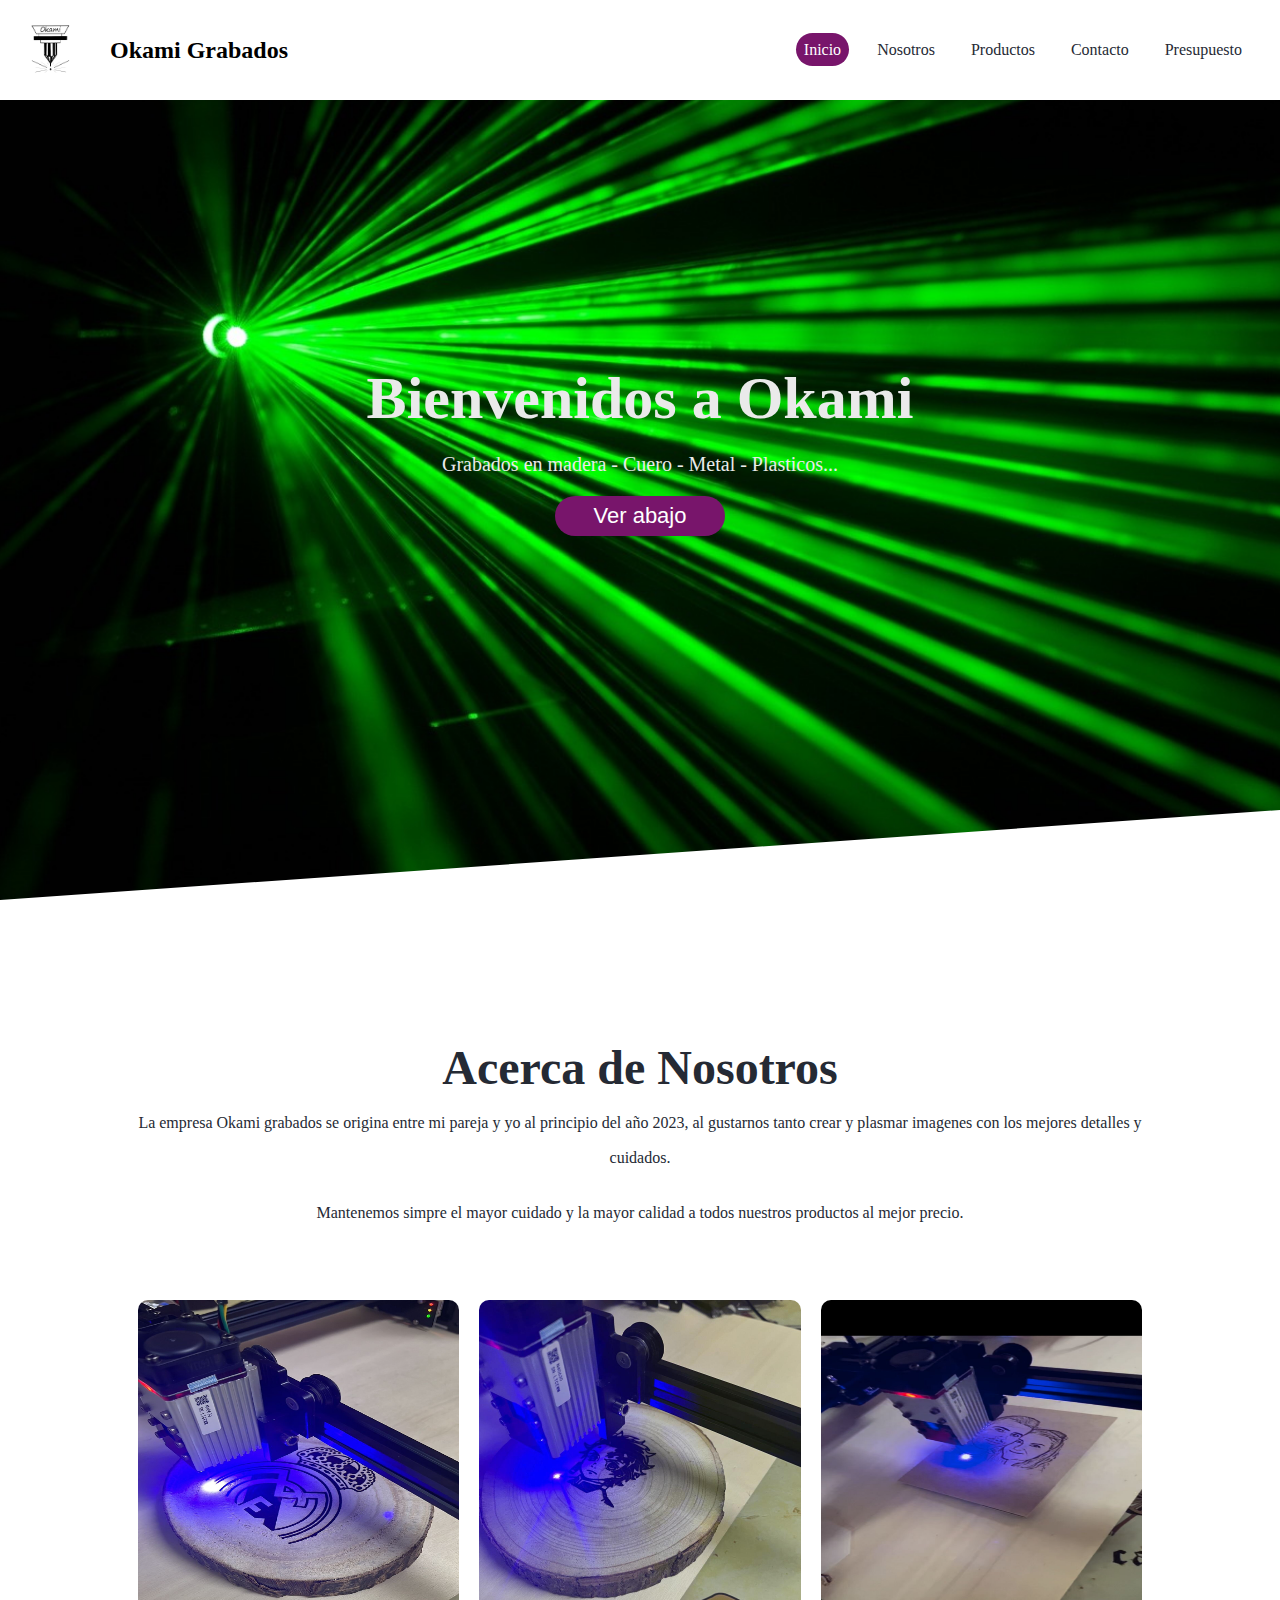
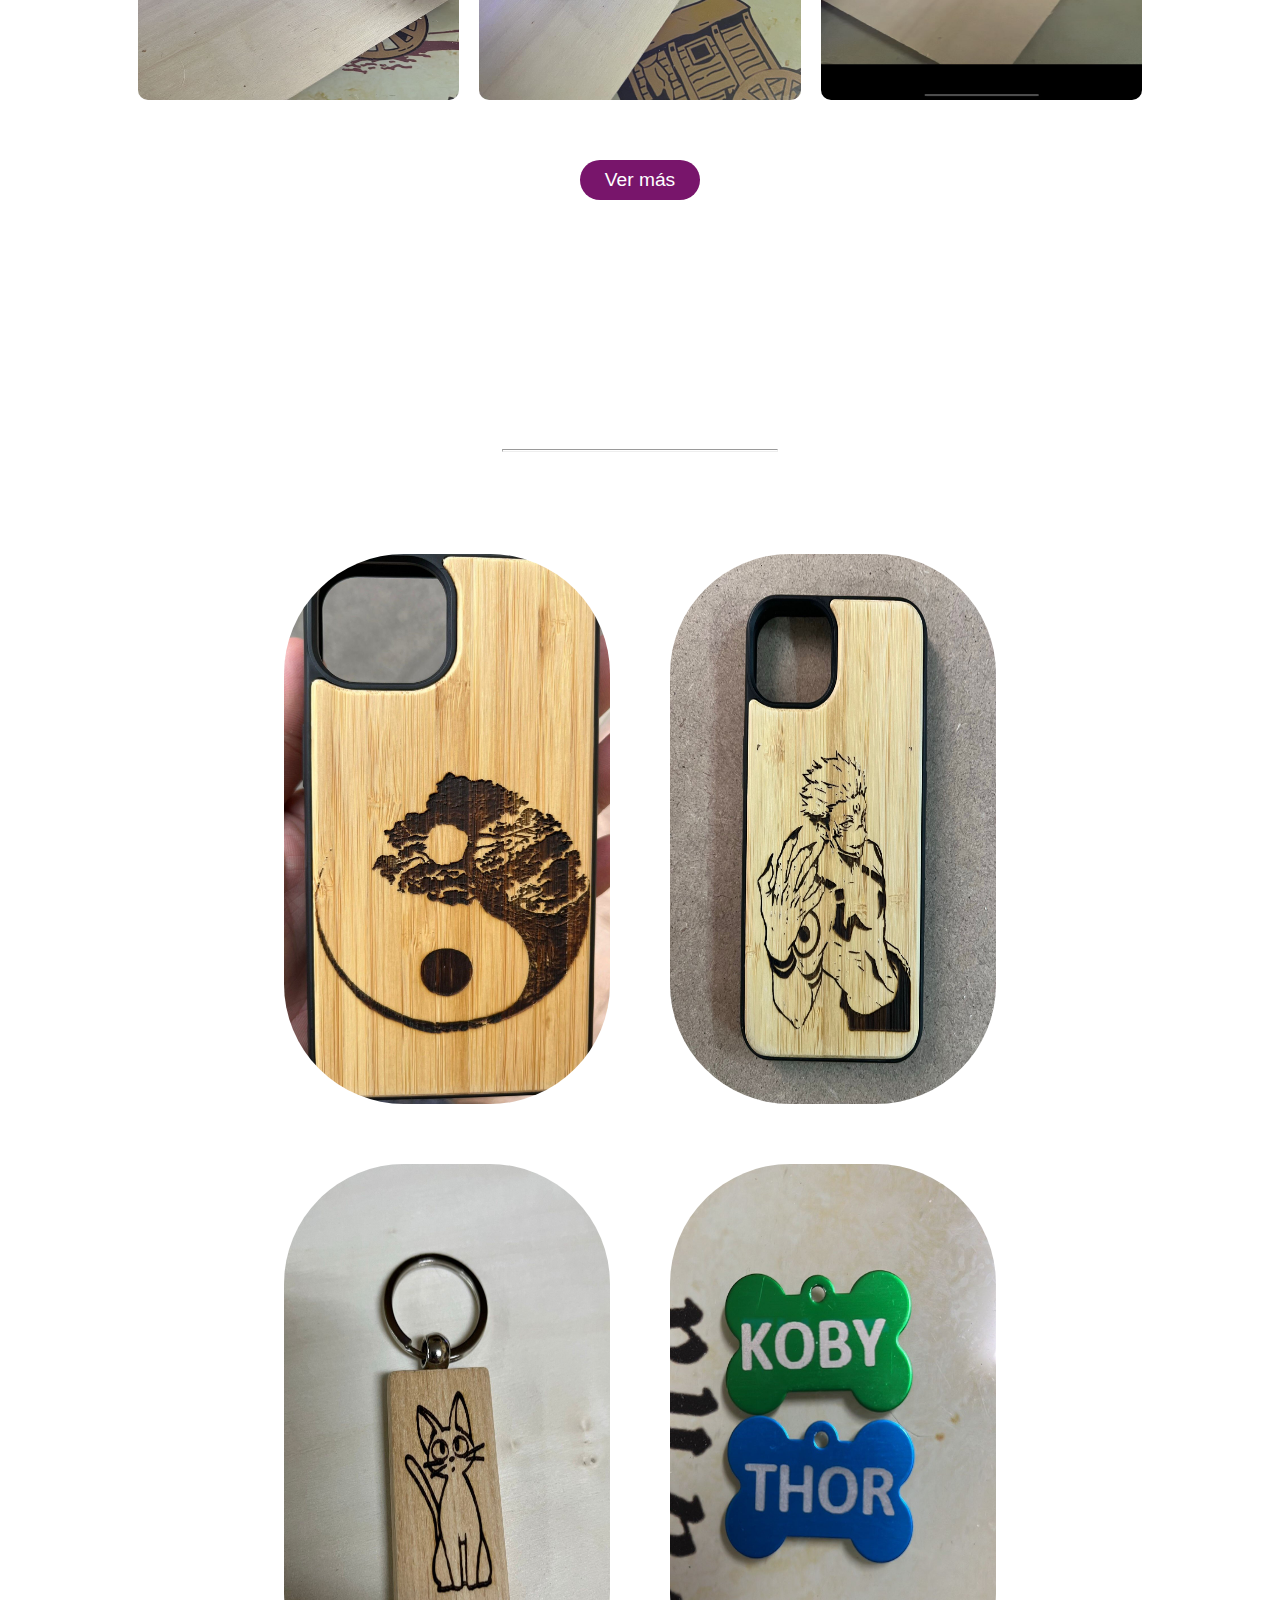
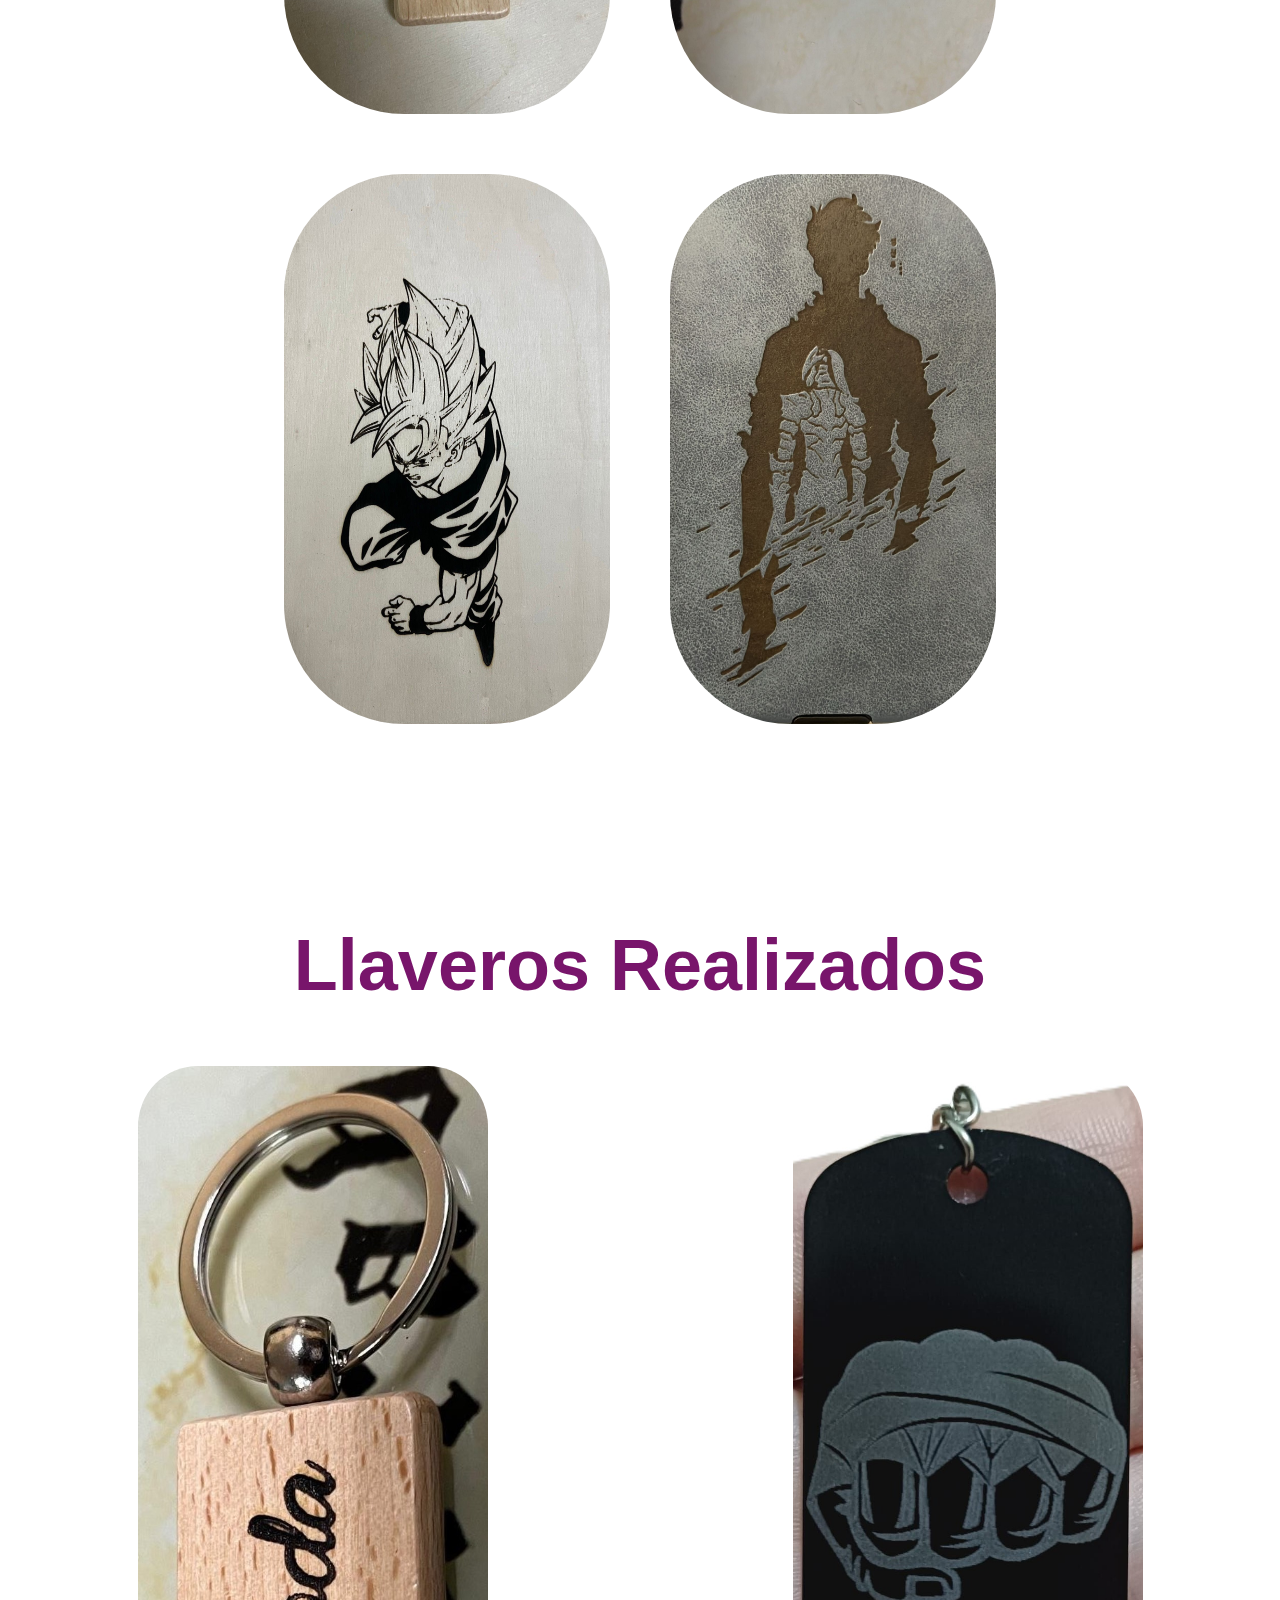
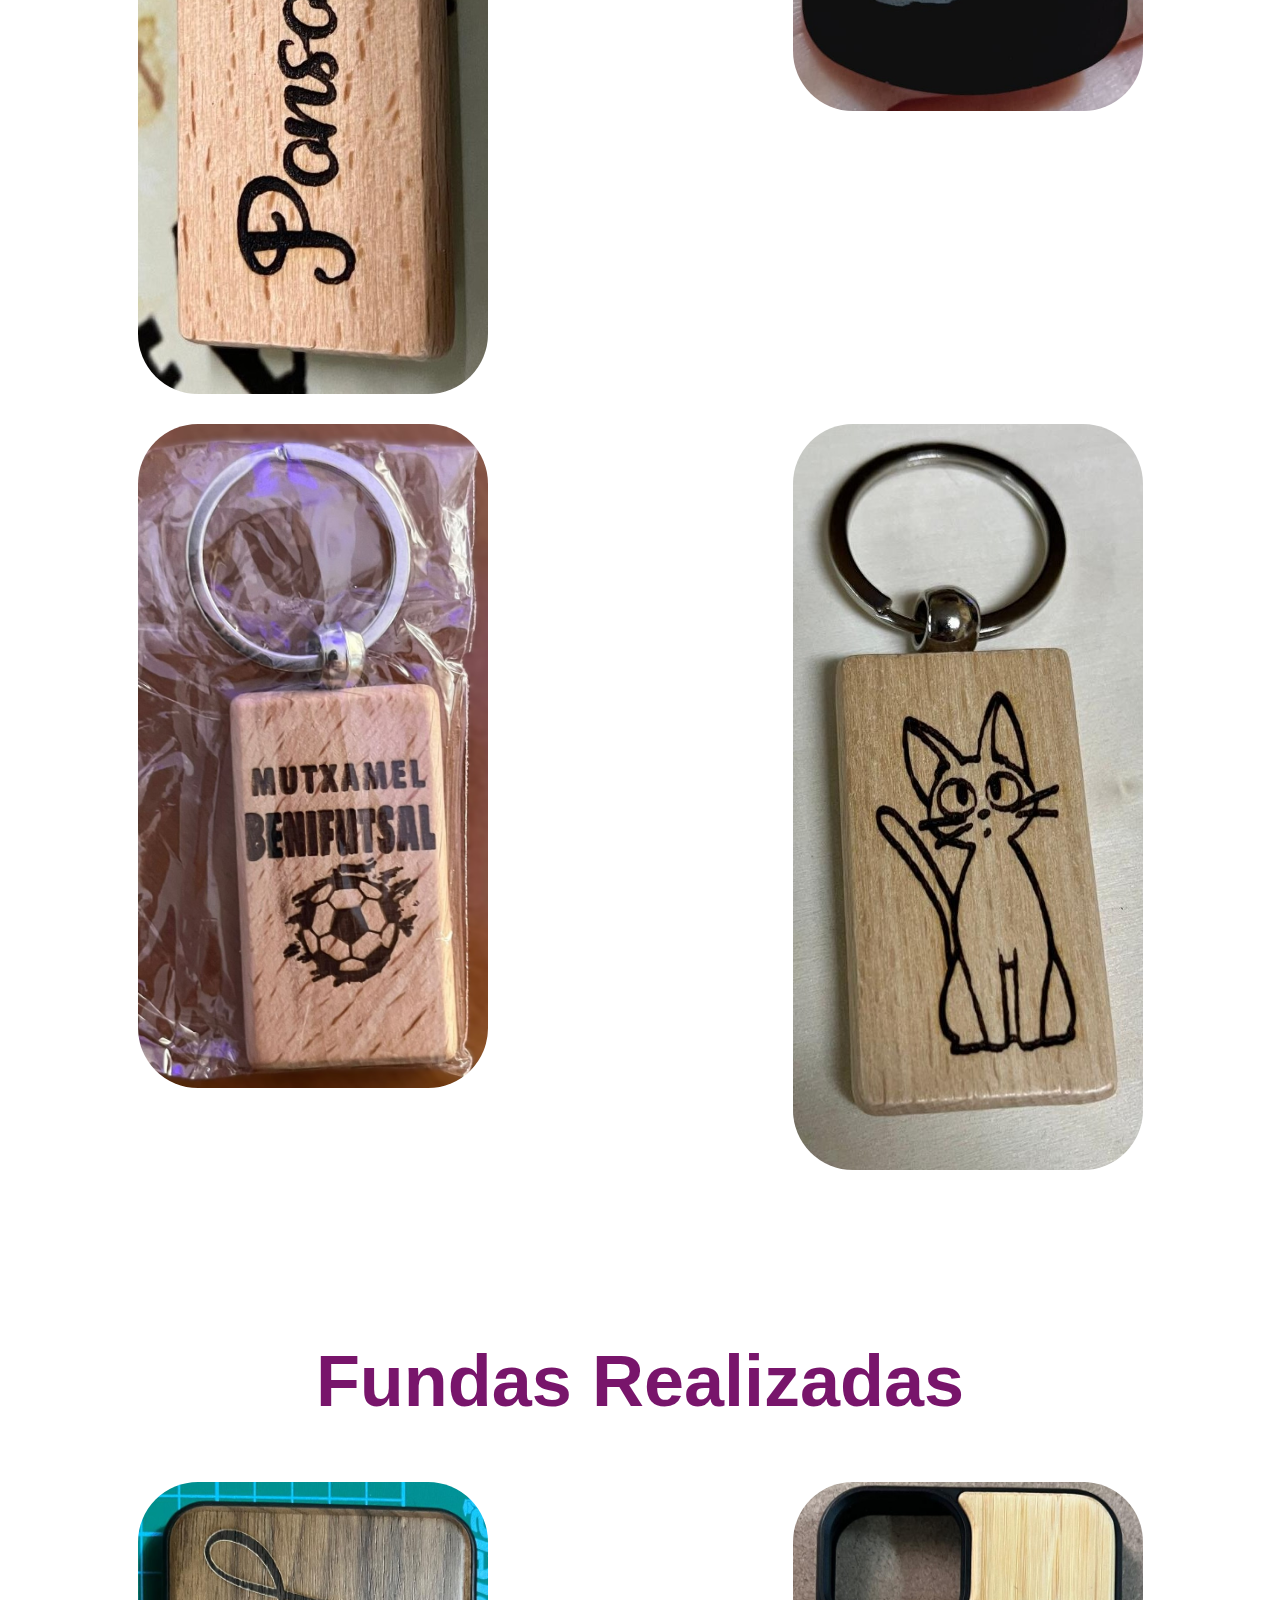
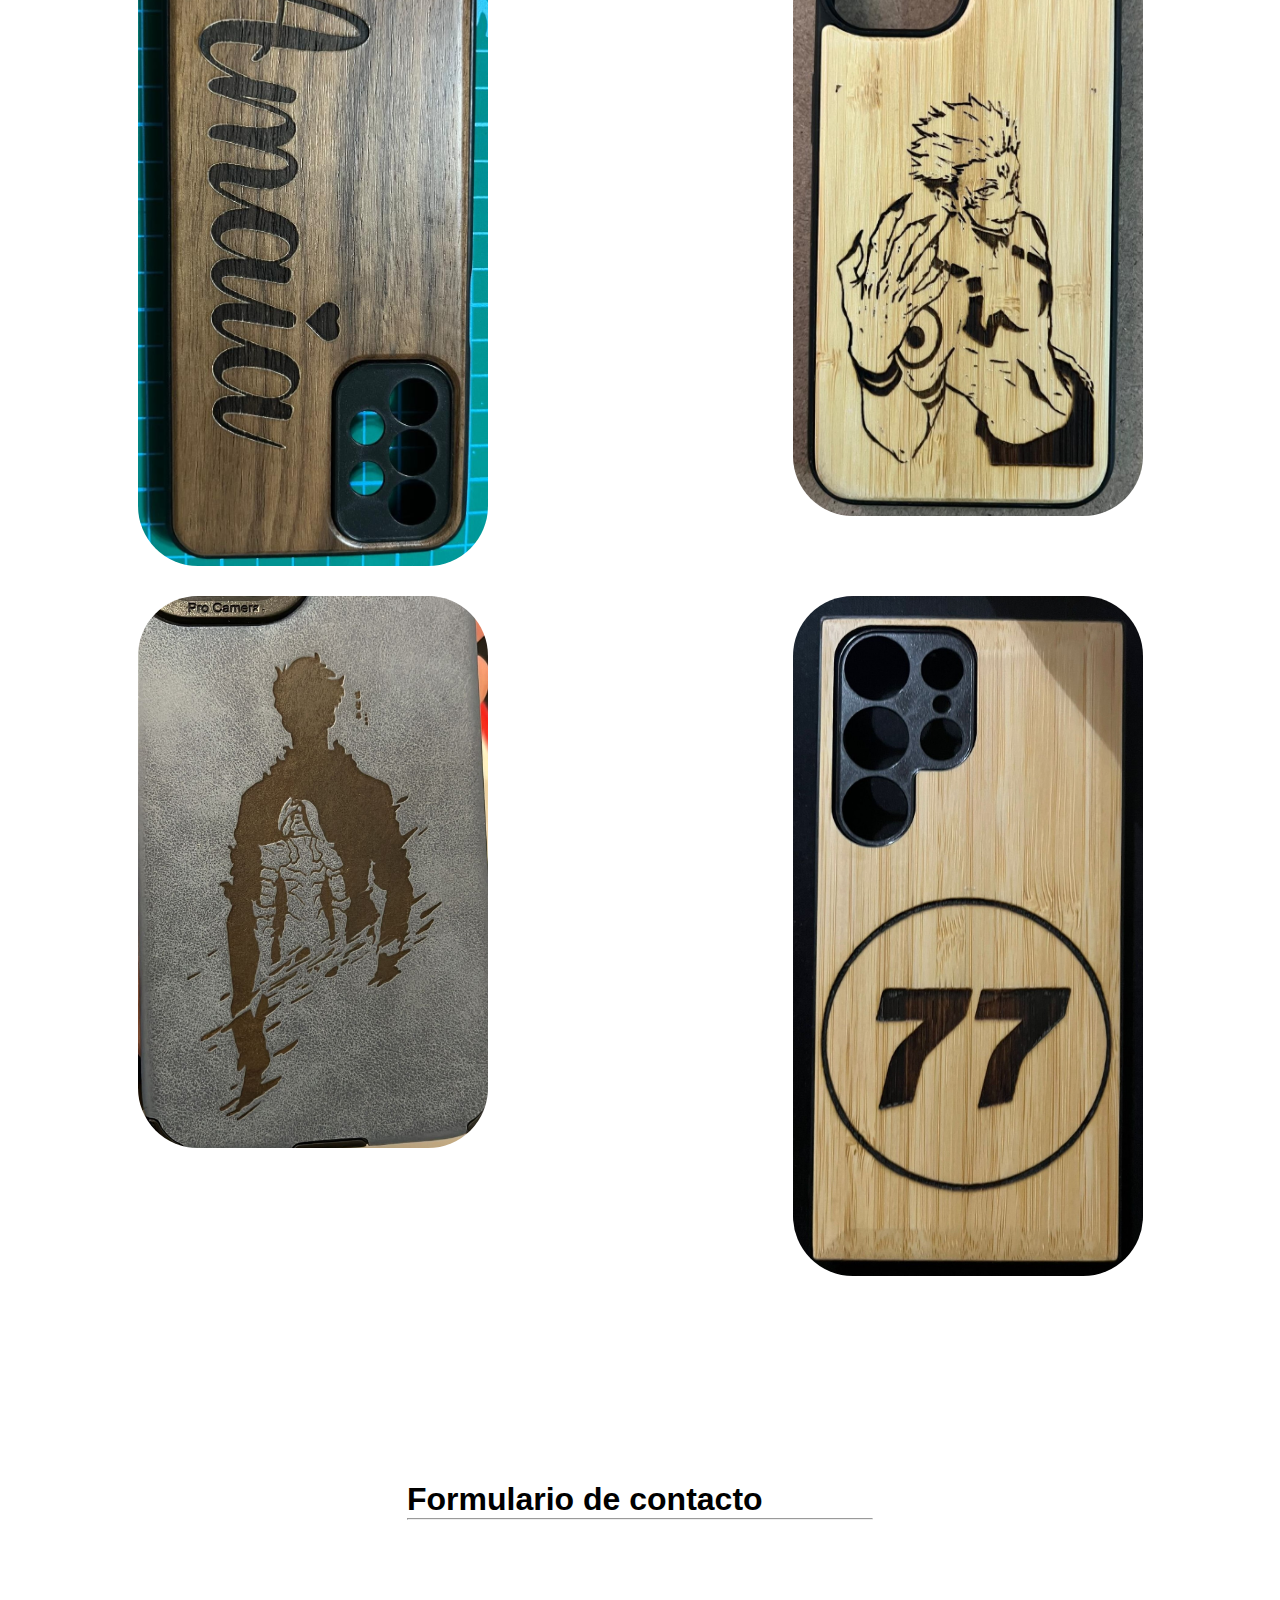
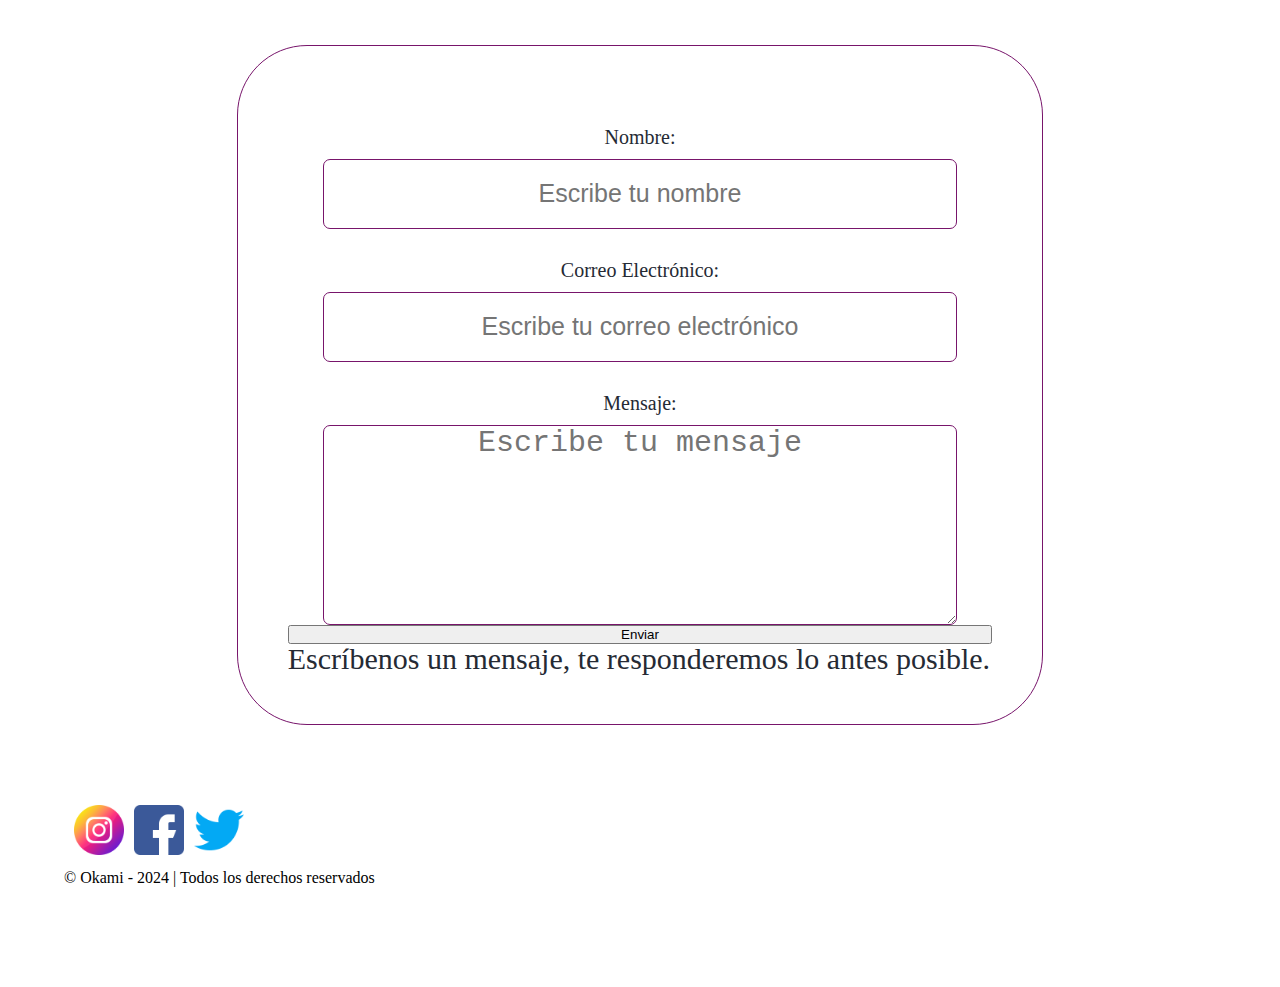
<file: index.html>
<!DOCTYPE html>
<html lang="es">
<head>
    <meta charset="UTF-8">
    <meta http-equiv="X-UA-Compatible" content="IE=edge">
    <meta name="viewport" content="width=device-width, initial-scale=1.0">
    <title> Okami - grabados laser </title>
    <link rel="imagenes" href="imagenes/logotipo.ico">
    <link rel="stylesheet" href="./css/estilos.css">
    <link rel="stylesheet" href="https://cdnjs.cloudflare.com/ajax/libs/font-awesome/6.5.1/css/all.min.css">
    <link rel="icon" href="./imagenes/logotipo.jpg" type="image/jpg">
</head>
<body>
    <header id="inicio">
    <nav class="menu">
     <div class="container">
        <div class="logo"></div>
        <h2>Okami Grabados</h2>
    </div>
            <div class="lista-conten">
                <ul class="lista">
                    <li><a href="#incio" class="activo">Inicio</a></li>
                    <li><a href="viwer/nosotros.html">Nosotros</a></li>
                    <li><a href="viwer/productos.html">Productos</a></li>
                    <li><a href="viwer/contacto.html">Contacto</a></li>
                    <li><a href="viwer/presupuesto.html">Presupuesto</a></li>
                    
                </ul>
            </div>
        </nav>
        <div class="imagenes-header">
            <div class="bienvenido">
                <h1>Bienvenidos a Okami</h1>
                <p>Grabados en madera - Cuero - Metal - Plasticos...</p>
                <button>Ver abajo</button>
            </div>

        </div>
        <div class="bisel-abajo"></div>
   </header>

    <main>
    <section class="nosotros" id="nosotros">
        <div class="n-container">
            <h2>Acerca de Nosotros</h2>
            <p>La empresa Okami grabados se origina entre mi pareja y yo al principio del año 2023, al gustarnos tanto crear y plasmar imagenes con los mejores detalles y cuidados.</p>
            <p>Mantenemos simpre el mayor cuidado y la mayor calidad a todos nuestros productos al mejor precio.</p>
            <div class="n-galeria">
                <img src="./imagenes/inicio-1.jpg" alt="" width="1152" height="2048">
                <img src="./imagenes/inicio-2.jpg" alt="" width="1200" height="1600">
                <img src="./imagenes/inicio-3.jpg" alt="" width="946" height="2048">    
            </div>          
            <button class="n-boton">Ver más</button>
        </div>
    </section>
    <section class="proyectos" id="proyectos">
        <div class="bisel-arriba"></div>
        <div class="derg-back"></div>
        <div class="ejez">
            <div class="p-container">
                <div class="p-title">
                    <h2>Nuestros proyectos</h2>
                    <hr>
                </div>
                <div class="p-galeria">
                    <img src="./imagenes/trabajo-2.jpg" alt="" width="1122" height="2041">
                    <img src="./imagenes/trabajo-4.jpg" alt="" width="1563" height="2048">
                    <img src="./imagenes/trabajo-5.jpg" alt="" width="1287" height="1708">
                    <img src="./imagenes/trabajo-6.jpg" alt="" width="1152" height="1697">
                    <img src="./imagenes/trabajo-7.jpg" alt="" width="1303" height="2048">
                    <img src="./imagenes/trabajo-8.jpg" alt="" width="1251" height="2048">
                </div>
            
                <div class="bisel-abajo"></div>
            </div>
        </div>
    </section>
    <section class="llavero" id="llavero">
        <div class="llaveros" id="llaveros">
            <div class="v-title">
                <h2>Llaveros Realizados</h2>
            </div>
            <div class="l-galeria">
                <img src="./imagenes/llaveros/llaveros1.jpg" alt="" width="1326" height="500">
                <img src="./imagenes/llaveros/llaveros2.jpg" alt="" width="688" height="1267">
                <img src="./imagenes/llaveros/llaveros3.jpg" alt="" width="799" height="1516">
                <img src="./imagenes/llaveros/llaveros4.jpg" alt="" width="471" height="1003">
            </div>
        </div>
    </section>
    <section class="funda" id="funda">
        <div class="fundas" id="fundas">
            <div class="f-title">
                <h2>Fundas Realizadas</h2>
            </div>
            <div class="f-galeria">
                <img src="./imagenes/llaveros/fundasmovil1.jpg" alt="" >
                <img src="./imagenes/llaveros/fundasmovil2.jpg" alt="" >
                <img src="./imagenes/llaveros/fundasmovil3.jpg" alt="" >
                <img src="./imagenes/llaveros/fundasmovil4.jpg" alt="" >
            </div>
        </div>
    </section>

    </main>
    <footer class="footer" id="contacto">
    <div class="degr-formu"></div>
    <div class="ejez">
        <div class="f-container">
        <div class="f-title">
                <h1>Formulario de contacto</h1>
                <hr>
        </div>
            <div class="formulario">
                <form id="formulario">
                   
                        <label for="nombre">Nombre:</label>
                        <input type="text" id="nombre" name="nombre" placeholder="Escribe tu nombre" pattern="[A-Za-zÁÉÍÓÚáéíóúñÑ\s]+" title="Ingrese un nombre válido (solo letras y espacios)" required>
                    
                        <label for="correo">Correo Electrónico:</label>
                        <input type="email" id="correo" name="correo" placeholder="Escribe tu correo electrónico" pattern="[a-zA-Z0-9._%+-]+@[a-zA-Z0-9.-]+\.[a-zA-Z]{2,}$" title="Ingrese un correo electrónico válido" required>
                    
                        <label for="mensaje">Mensaje:</label>
                        <textarea id="mensaje" name="mensaje" placeholder="Escribe tu mensaje"></textarea>
                    
                        <button type="submit">Enviar</button>
                        <p>Escríbenos un mensaje, te responderemos lo antes posible.</p>
                </form>
        </div>
            <div class="redes-sociales">
                <a href="https://www.instagram.com/okami.laser/" target="_blank"><img src="./imagenes/redes-sociales/instagram.png" alt="Instagram"></a>
                <a href="https://www.facebook.com/tu_cuenta_de_facebook" target="_blank"><img src="./imagenes/redes-sociales/facebook.png" alt="Facebook"></a>
                <a href="https://twitter.com/tu_cuenta_de_twitter" target="_blank"><img src="./imagenes/redes-sociales/gorjeo.png" alt="Twitter"></a>
            </div>
             <div>
                <p>&copy; Okami - 2024 | Todos los derechos reservados </p>
            </div>
        </div>
     </div>   
    </footer> 
   
</body>
</html>
</file>
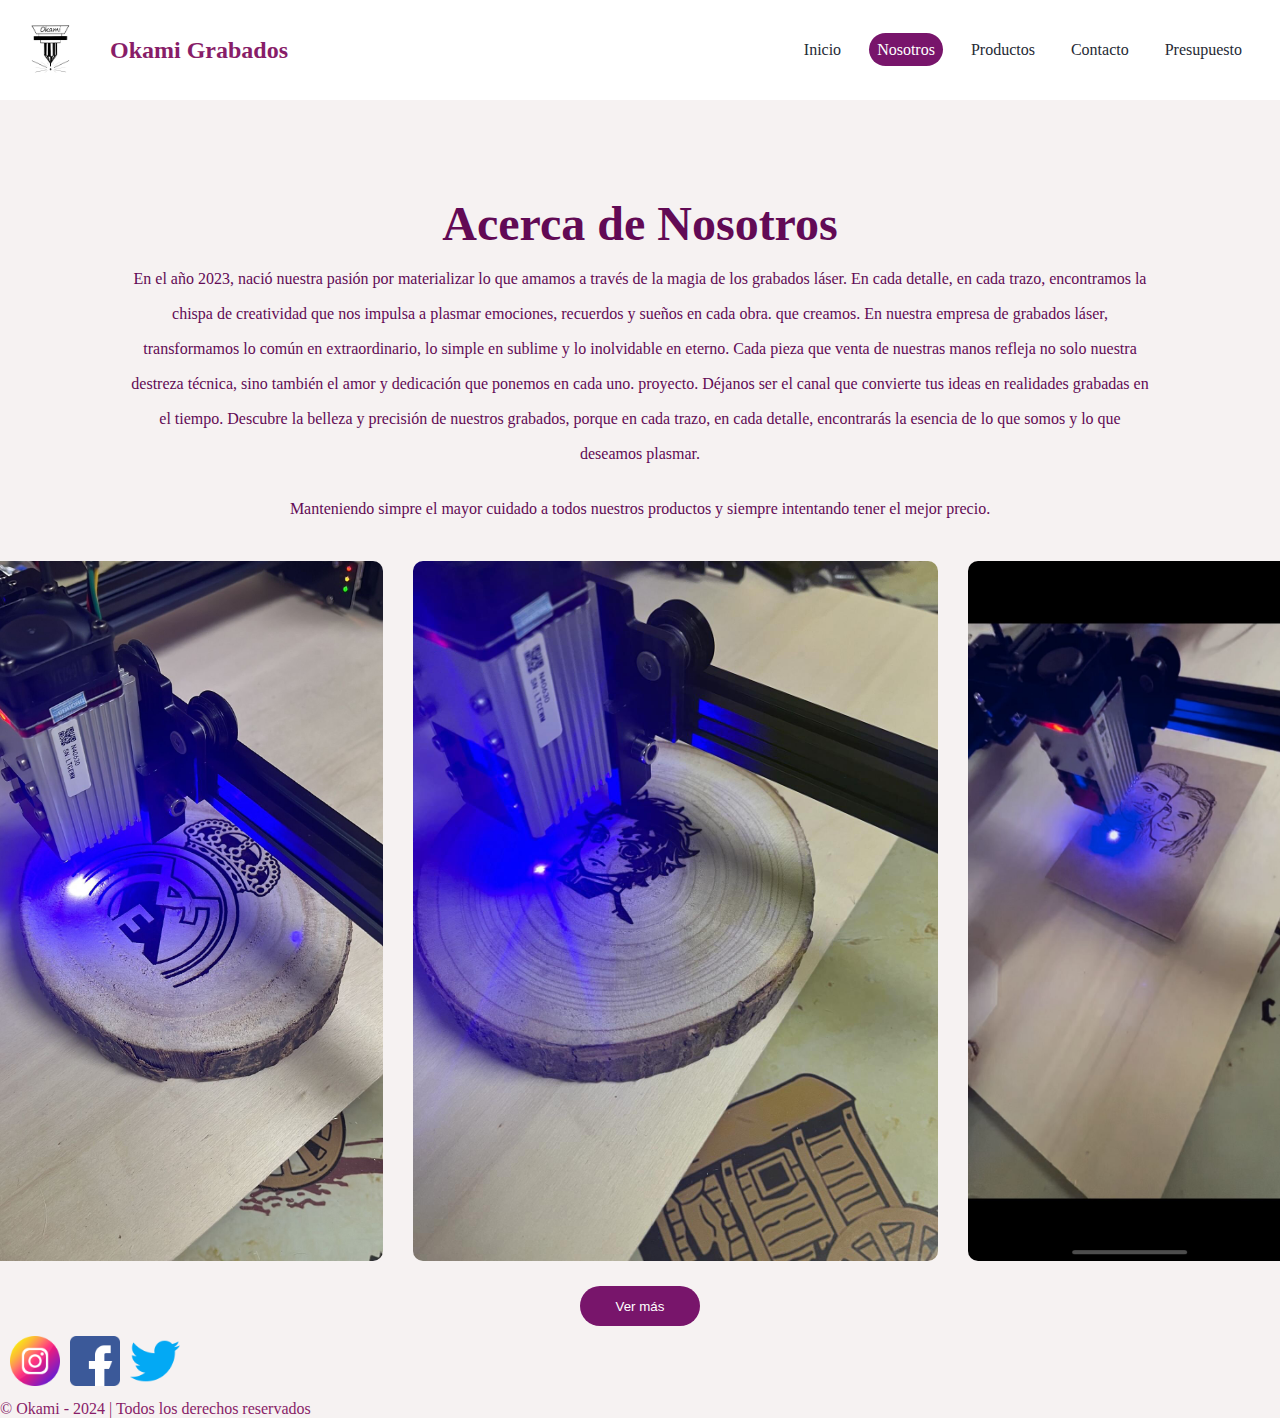
<file: viwer/nosotros.html>
<!DOCTYPE html>
<html lang="en">
<head>
    <meta charset="UTF-8">
    <meta name="viewport" content="width=device-width, initial-scale=1.0">
    <title>Document</title>
    <link rel="stylesheet" href="../css/nosotros.css">
    <link rel="icon" href="../imagenes/logotipo.jpg" type="image/jpg">
</head>
<body>
    <header id="inicio"></header>
    <nav class="menu">
        <div class="container">
            <div class="logo"></div>
                <h2>Okami Grabados</h2>
        </div>
        <div class="lista-conten">
            <ul class="lista">
                <li><a href="../index.html">Inicio</a></li>
                    <li><a href="nosotros.html" class="activo">Nosotros</a></li>
                    <li><a href="productos.html">Productos</a></li>
                    <li><a href="contacto.html">Contacto</a></li>
                    <li><a href="presupuesto.html">Presupuesto</a></li>
            </ul>
        </div>
    </nav>
    <div class="imagenes-header">
        <div class="bienvenido">
            <h1>Bienvenidos a Okami</h1>
            <button>Ver abajo</button>
        </div>

    </div>
    <div class="bisel-abajo"></div>
        <header id="#nnosotros">

        </header>
        <section class="nnosotros" id="nnosotros">
            <div class="nn-container">
                <h2>Acerca de Nosotros</h2>
                <p>En el año 2023, nació nuestra pasión por materializar lo que amamos a través de la magia de los grabados láser. En cada detalle, en cada trazo, encontramos la chispa de creatividad que nos impulsa a plasmar emociones, recuerdos y sueños en cada obra. que creamos. En nuestra empresa de grabados láser, transformamos lo común en extraordinario, lo simple en sublime y lo inolvidable en eterno. Cada pieza que venta de nuestras manos refleja no solo nuestra destreza técnica, sino también el amor y dedicación que ponemos en cada uno. proyecto. Déjanos ser el canal que convierte tus ideas en realidades grabadas en el tiempo. Descubre la belleza y precisión de nuestros grabados, porque en cada trazo, en cada detalle, encontrarás la esencia de lo que somos y lo que deseamos plasmar.</p>
                <p>Manteniendo simpre el mayor cuidado a todos nuestros productos y siempre intentando tener el mejor precio.</p>
                <div class="nn-galeria">
                    <img src="../imagenes/inicio-1.jpg" alt="" width="1152" height="2048">
                    <img src="../imagenes/inicio-2.jpg" alt="" width="1200" height="1600">
                    <img src="../imagenes/inicio-3.jpg" alt=""  width="946" height="2048">    
                </div>          
                <button class="n-boton">Ver más</button>
            </div>
            </section>
            <div class="redes-sociales">
                <a href="https://www.instagram.com/okami.laser/" target="_blank"><img src="../imagenes/redes-sociales/instagram.png" alt="Instagram"></a>
                <a href="https://www.facebook.com/tu_cuenta_de_facebook" target="_blank"><img src="../imagenes/redes-sociales/facebook.png" alt="Facebook"></a>
                <a href="https://twitter.com/tu_cuenta_de_twitter" target="_blank"><img src="../imagenes/redes-sociales/gorjeo.png" alt="Twitter"></a>
            </div>
            <p>&copy; Okami - 2024 | Todos los derechos reservados </p>
   
</body>
</html>
</file>
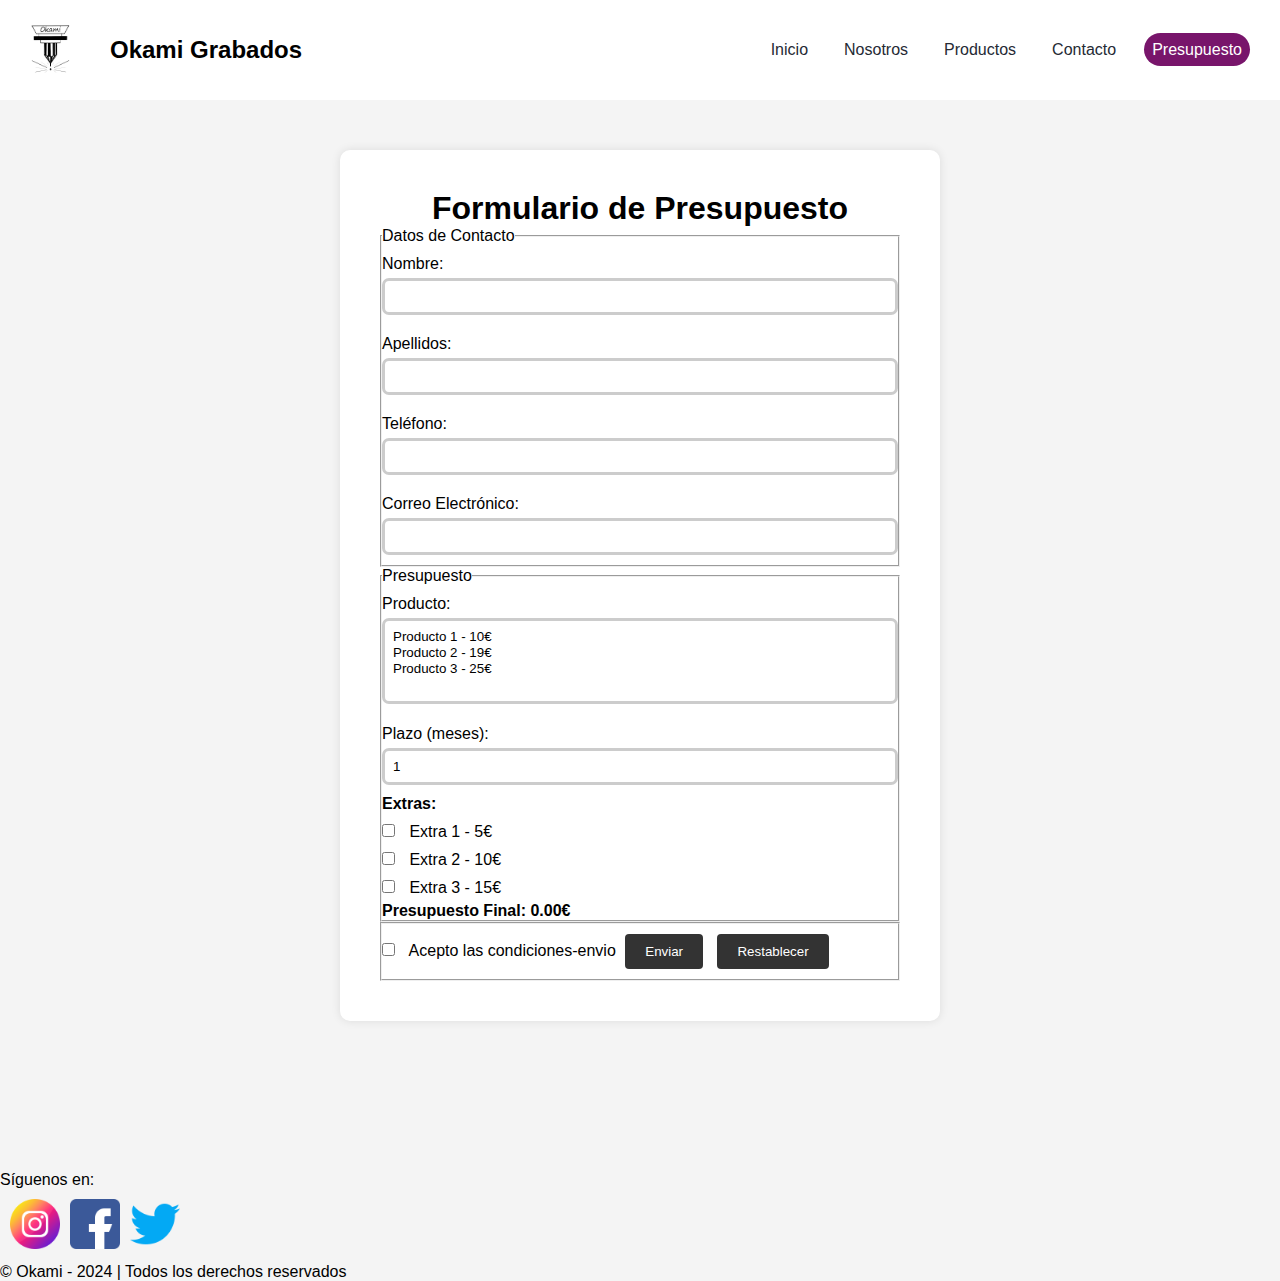
<file: viwer/presupuesto.html>
<!DOCTYPE html>
<html lang="es">
<head>
    <meta charset="UTF-8">
    <meta name="viewport" content="width=device-width, initial-scale=1.0">
    <title>Presupuesto - Okami Grabados</title>
    <link rel="stylesheet" href="../css/presupuesto.css">
    <link rel="icon" href="../imagenes/logotipo.jpg" type="image/jpg">
   
</head>
<body>
    <header id="inicio">
        <nav class="menu">
            <div class="container">
                <div class="logo"></div>
                <h2>Okami Grabados</h2>
            </div>
            <div class="lista-conten">
                <ul class="lista">
                    <li><a href="../index.html">Inicio</a></li>
                    <li><a href="nosotros.html">Nosotros</a></li>
                    <li><a href="productos.html">Productos</a></li>
                    <li><a href="contacto.html">Contacto</a></li>
                    <li><a href="presupuesto.html" class="activo">Presupuesto</a></li>
                </ul>
            </div>
        </nav>
    </header>

    <main>
        <section id="formulario-presupuesto">
            <h1>Formulario de Presupuesto</h1>
            <form id="formPresupuesto" name="formulario" method="POST" action="../javascript/presupuestos.js">
                <fieldset id="datos-contacto">
                    <legend>Datos de Contacto</legend>
                    <label for="nombre">Nombre:</label>
                    <input type="text" id="nombre" name="nombre" maxlength="15" required
                           pattern="[A-Za-zÁÉÍÓÚáéíóúñÑ\s]+" 
                           title="Ingrese un nombre válido (solo letras y espacios)">

                    <label for="apellidos">Apellidos:</label>
                    <input type="text" id="apellidos" name="apellidos" maxlength="40" required
                           pattern="[A-Za-zÁÉÍÓÚáéíóúñÑ\s]+" 
                           title="Ingrese apellidos válidos (solo letras y espacios)">

                    <label for="telefono">Teléfono:</label>
                    <input type="text" id="telefono" name="telefono" maxlength="9" required
                           pattern="\d{9}" 
                           title="Ingrese un teléfono válido (solo números y 9 dígitos)">

                    <label for="email">Correo Electrónico:</label>
                    <input type="email" id="email" name="email" required
                           pattern="[a-zA-Z0-9._%+-]+@[a-zA-Z0-9.-]+\.[a-zA-Z]{2,}$" 
                           title="Ingrese un correo electrónico válido">
                </fieldset>

                <fieldset id="presupuesto">
                    <legend>Presupuesto</legend>
                    <label for="producto">Producto:</label>
                    <select id="producto" multiple name="producto" required>
                    
                        <option value="10">Producto 1 - 10€</option>
                        <option value="19">Producto 2 - 19€</option>
                        <option value="25">Producto 3 - 25€</option>
                    
                    </select>

                    <label for="plazo">Plazo (meses):</label>
                    <input type="number" id="plazo" name="plazo" min="1" max="36" value="1" required>

                    <h4>Extras:</h4>
                    <label><input type="checkbox" name="extra" value="5"> Extra 1 - 5€</label>
                    <label><input type="checkbox" name="extra" value="10"> Extra 2 - 10€</label>
                    <label><input type="checkbox" name="extra" value="15"> Extra 3 - 15€</label>

                    <h4>Presupuesto Final: <span id="presupuestoFinal">0€</span></h4>
                </fieldset>

                <fieldset id="condiciones-envio">
                    <input type="checkbox" id="condiciones" name="condiciones" required> Acepto las condiciones-envio
                    <button type="submit">Enviar</button>
                    <button type="reset">Restablecer</button>
                </fieldset>
            </form>
        </section>
    </main>

    <footer>
        <p>Síguenos en:</p>
        <div class="social-icons">
            <!-- Iconos de redes sociales -->
        </div>
        <div class="redes-sociales">
            <a href="https://www.instagram.com/okami.laser/" target="_blank"><img src="../imagenes/redes-sociales/instagram.png" alt="Instagram"></a>
            <a href="https://www.facebook.com/tu_cuenta_de_facebook" target="_blank"><img src="../imagenes/redes-sociales/facebook.png" alt="Facebook"></a>
            <a href="https://twitter.com/tu_cuenta_de_twitter" target="_blank"><img src="../imagenes/redes-sociales/gorjeo.png" alt="Twitter"></a>
        </div>
        <div>
            <p>&copy; Okami - 2024 | Todos los derechos reservados </p>
        </div>
    </footer>
    <script src="../javascript/presupuestos.js"></script>


</body>
</html>
</file>
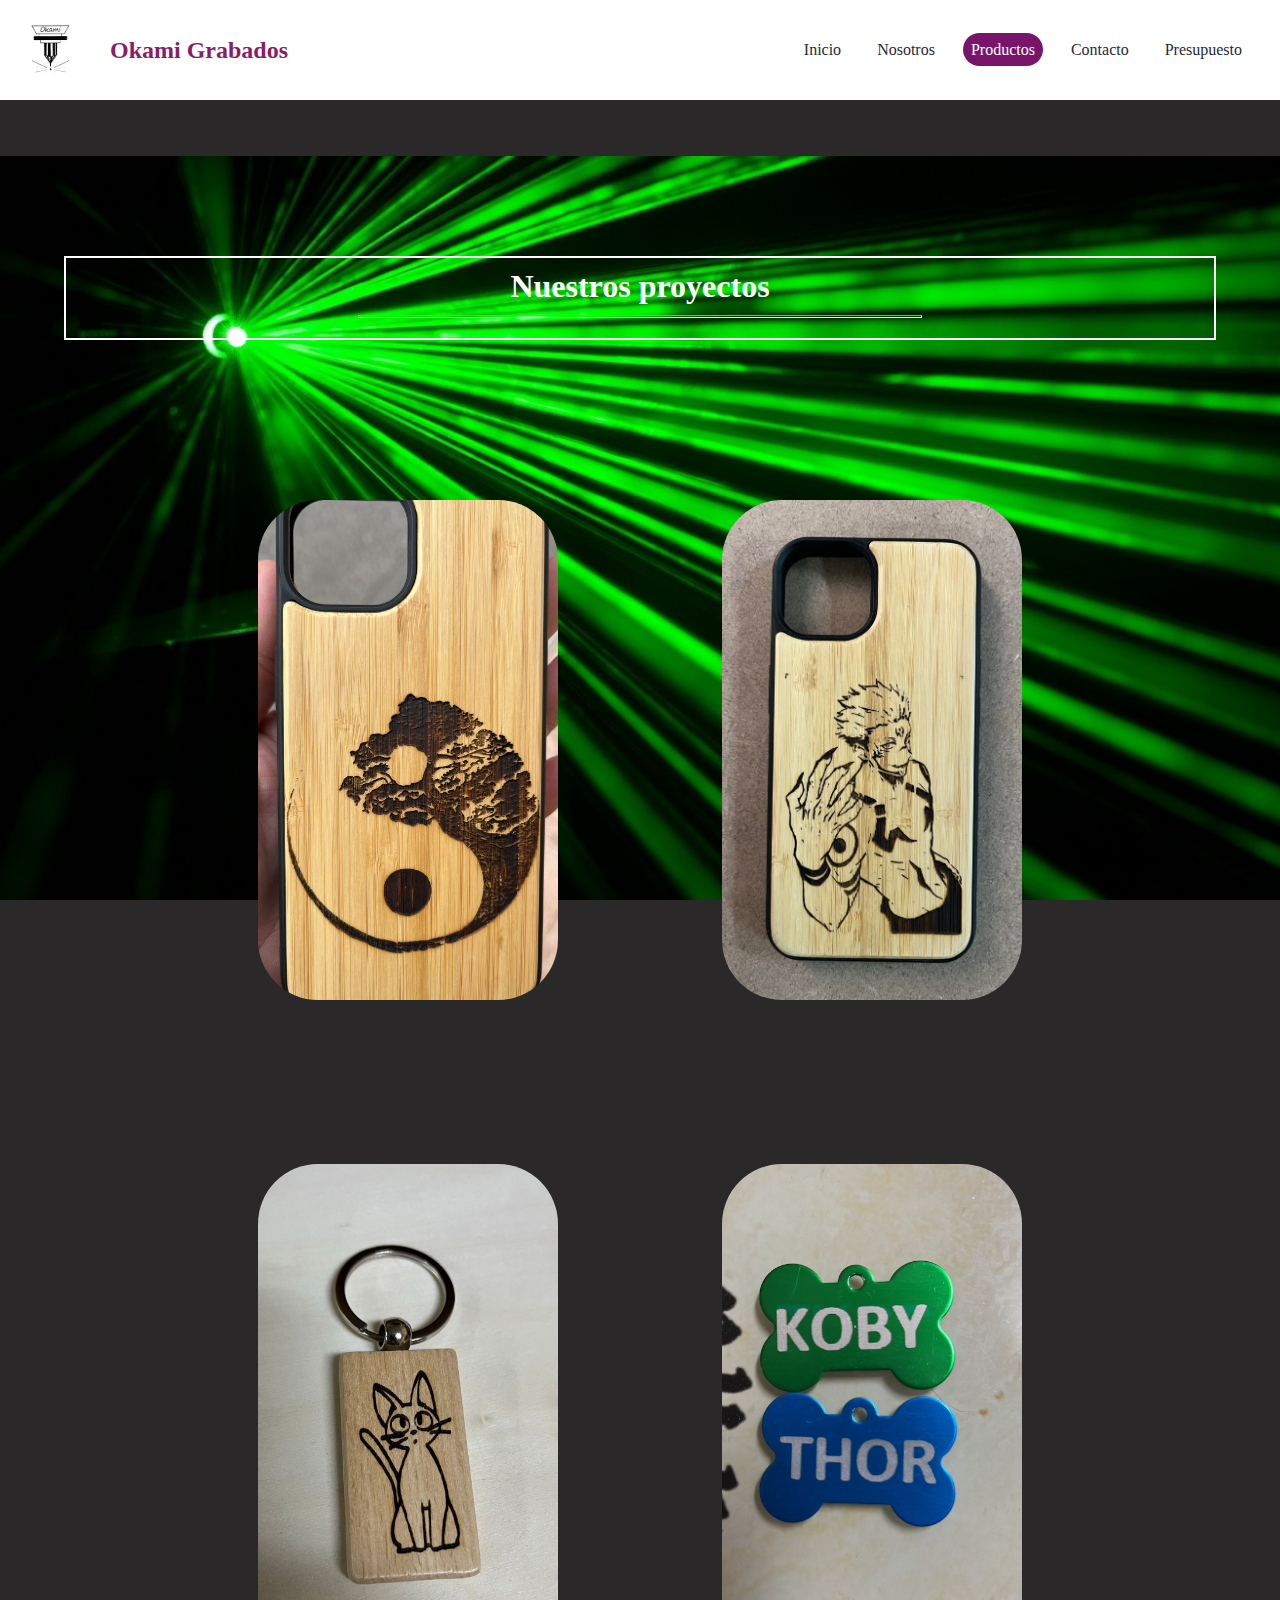
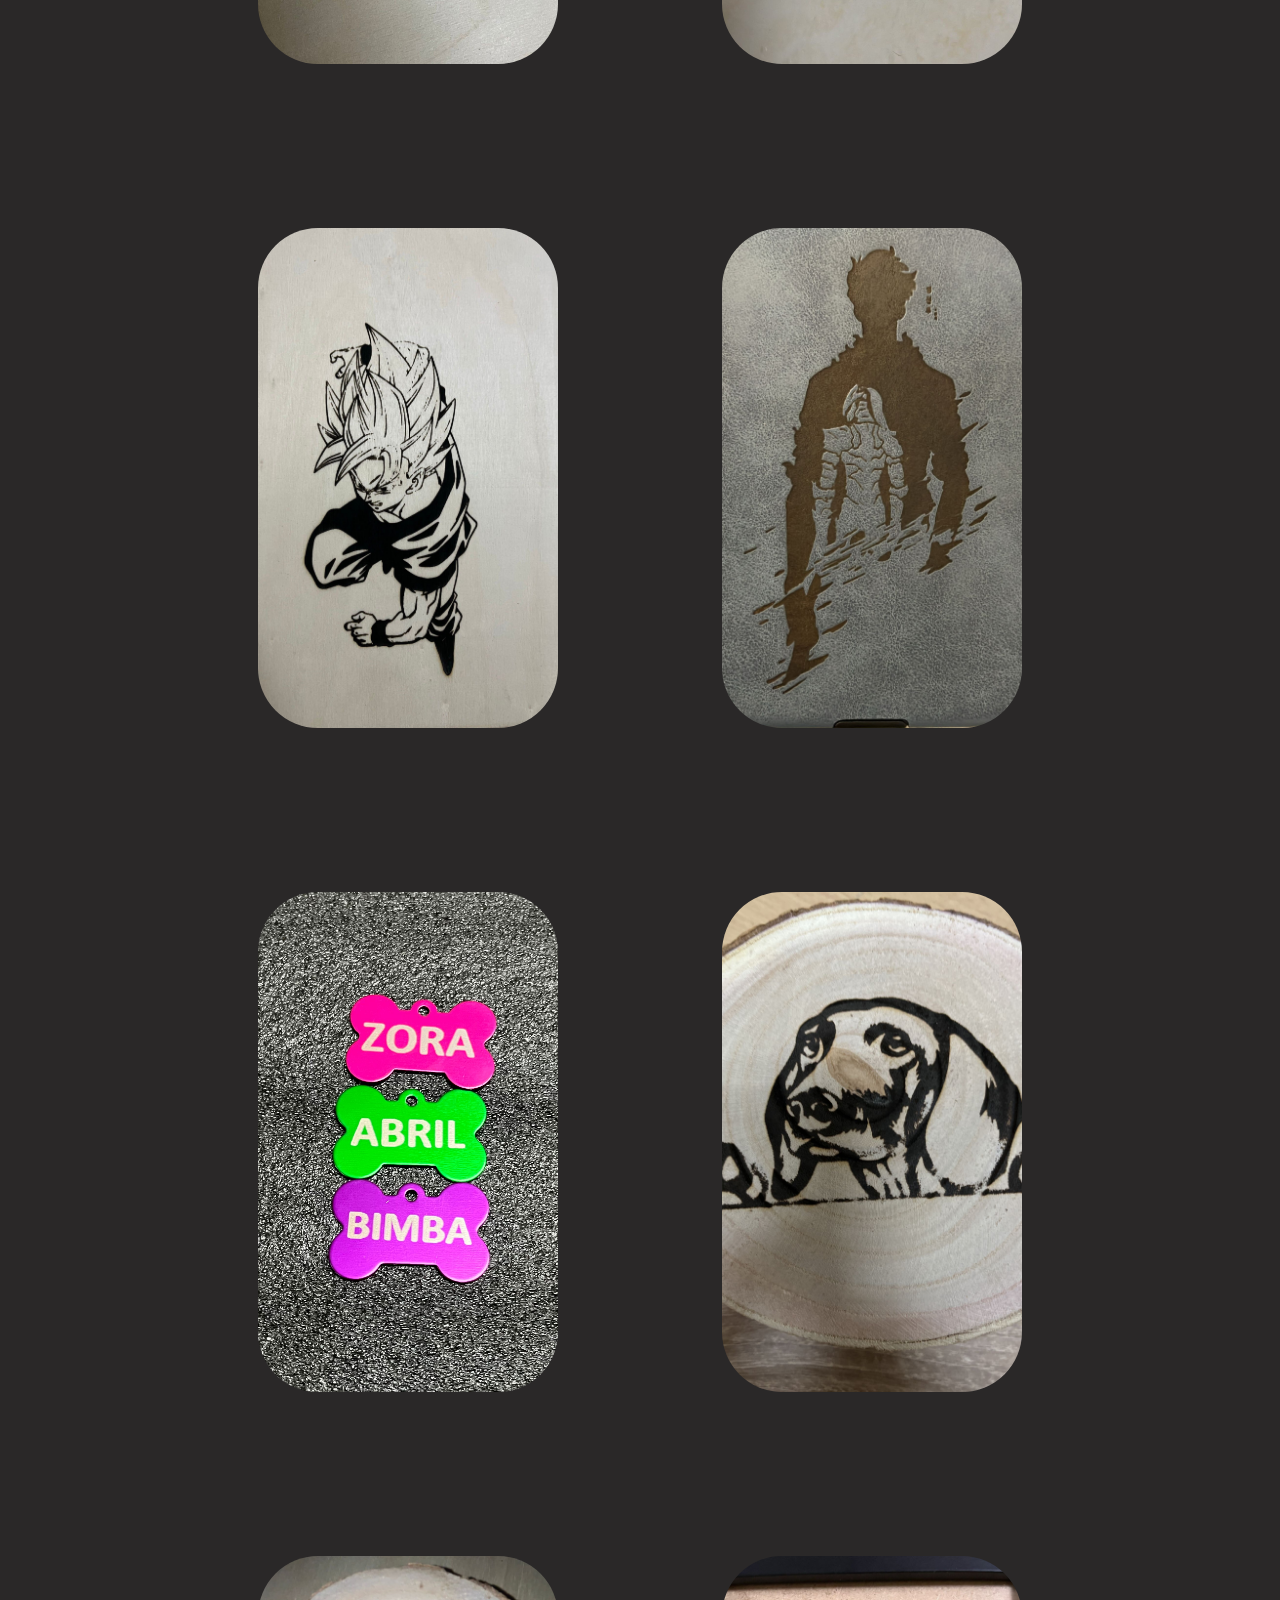
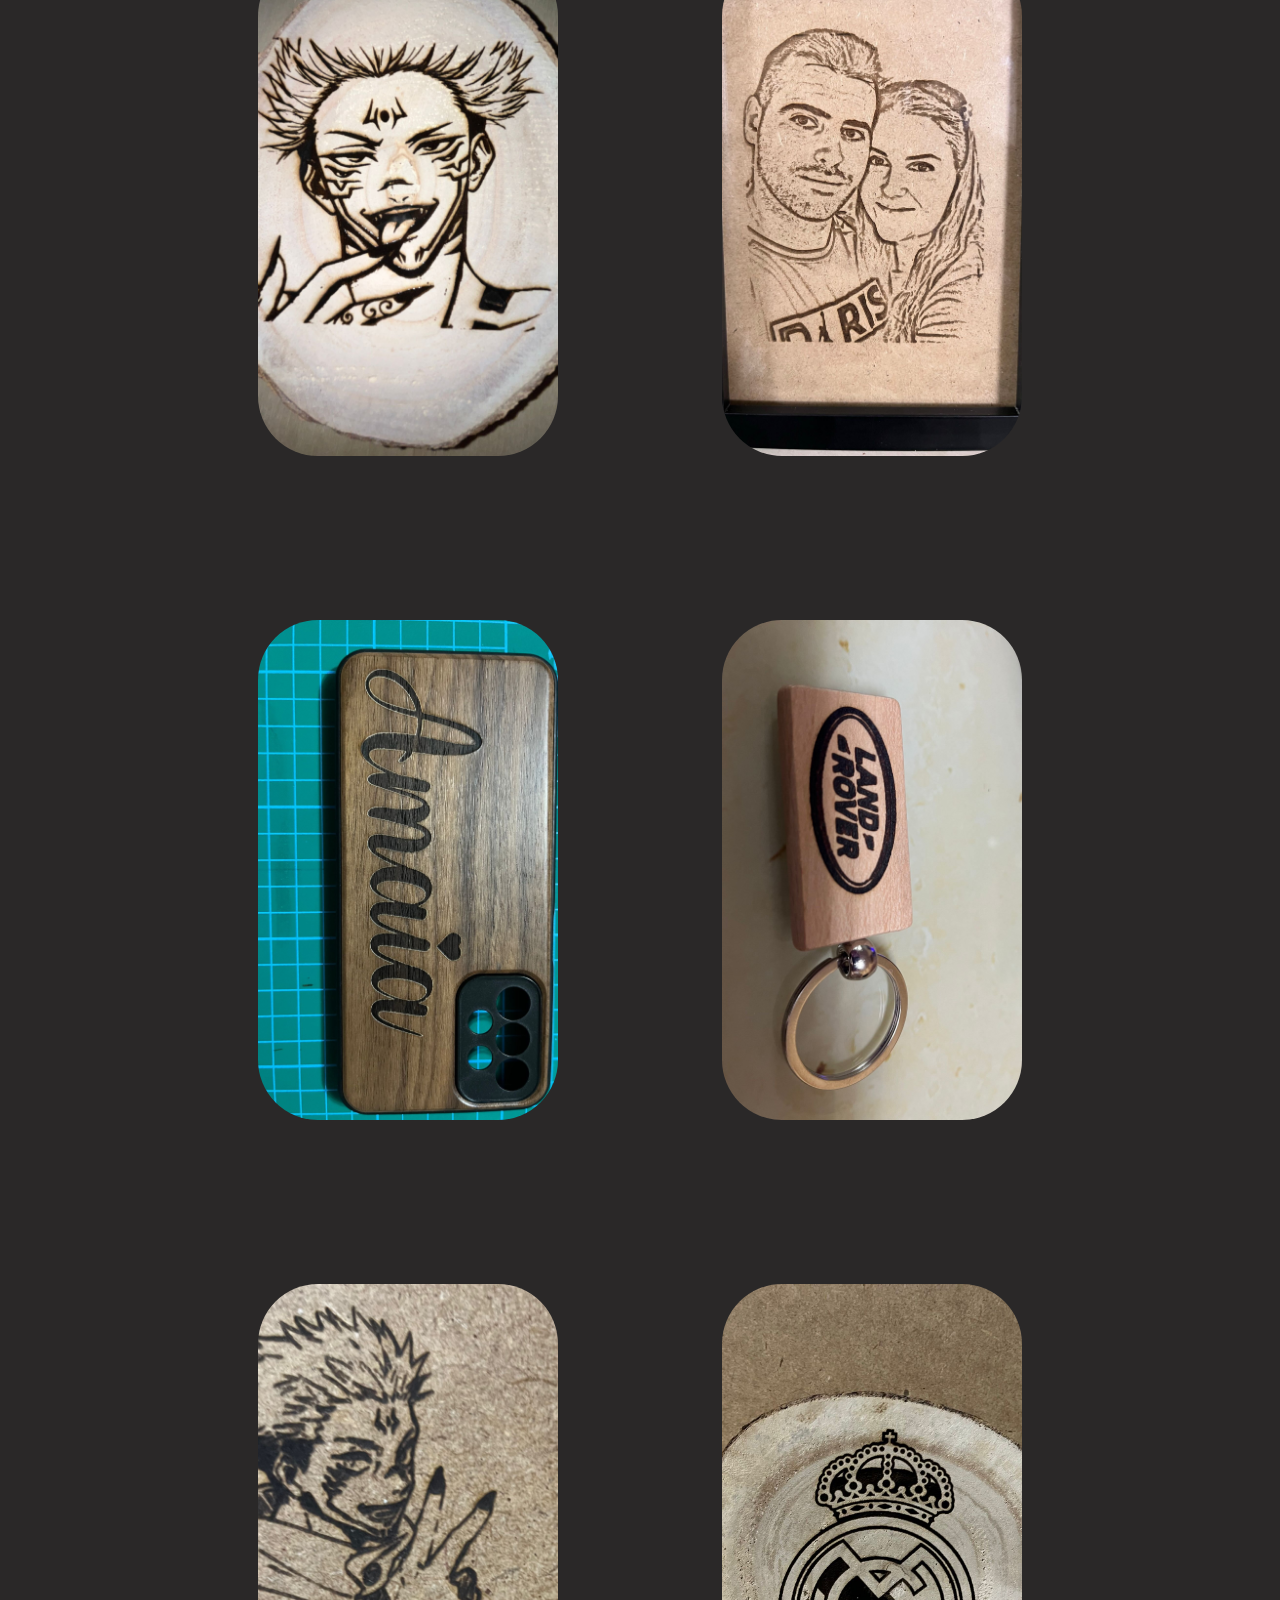
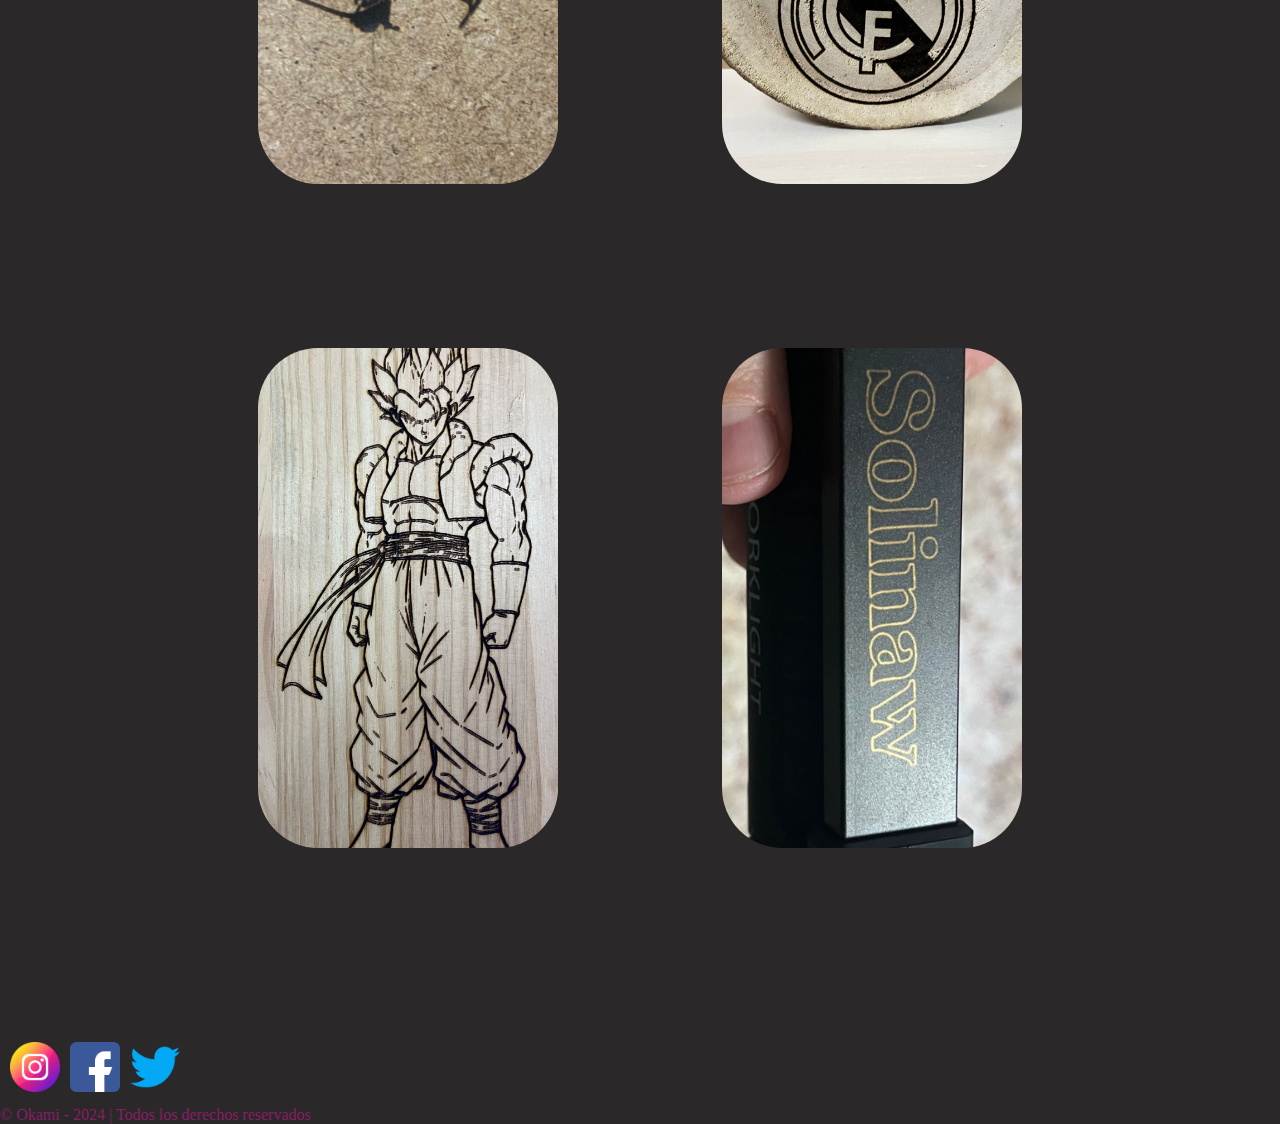
<file: viwer/productos.html>
<!DOCTYPE html>
<html lang="es">
<head>
    <meta charset="UTF-8">
    <meta name="viewport" content="width=device-width, initial-scale=1.0">
    <title>Proyectos</title>
    <link rel="stylesheet" href="../css/productos.css">
    <link rel="icon" href="../imagenes/logotipo.jpg" type="image/jpg">
</head>
<body>
    <header id="inicio"></header>
        <nav class="menu">
         <div class="container">
            <div class="logo"></div>
                <h2>Okami Grabados</h2>
        </div>
        <div class="lista-conten">
            <ul class="lista">
                <li><a href="../index.html">Inicio</a></li>
                    <li><a href="nosotros.html">Nosotros</a></li>
                    <li><a href="productos.html" class="activo">Productos</a></li>
                    <li><a href="contacto.html">Contacto</a></li>
                    <li><a href="presupuesto.html">Presupuesto</a></li>
               
            </ul>
        </div>
    </nav>
    <div class="imagenes-header">
        <div class="bienvenido">
            <h1>Bienvenidos a Okami</h1>
            <button>Ver abajo</button>
        </div>

    </div>
    <div class="bisel-abajo"></div>

    <section class="proyectos" id="proyectos">
        <div class="bisel-arriba"></div>
        <div class="derg-back"></div>
        <div class="ejez">
            <div class="p-container">
                <div class="p-title">
                    <h2>Nuestros proyectos</h2>
                    <hr>
                </div>
                <div class="p-galeria" id="galeria">
                    <img src="../imagenes/trabajo-2.jpg" alt="imagen 1" width="1122" height="2041">
                    <img src="../imagenes/trabajo-4.jpg" alt="imagen 2" width="1563" height="2048">
                    <img src="../imagenes/trabajo-5.jpg" alt="imagen 3" width="2087" height="1708">
                    <img src="../imagenes/trabajo-6.jpg" alt="imagen 4" width="1152" height="1697">
                    <img src="../imagenes/trabajo-7.jpg" alt="imagen 5" width="1303" height="2048">
                    <img src="../imagenes/trabajo-8.jpg" alt="imagen 6" width="1251" height="2048">
                    <img src="../imagenes/proyecto1.jpg" alt="imagen 7" width="1490" height="1961">
                    <img src="../imagenes/proyecto2.jpg" alt="imagen 8" width="1810" height="2048">
                    <img src="../imagenes/proyecto3.jpg" alt="imagen 9" width="1745" height="2048">
                    <img src="../imagenes/proyecto4.jpg" alt="imagen 10" width="1536" height="2048">
                    <img src="../imagenes/proyecto5.jpg" alt="imagen 11" width="1536" height="2048">
                    <img src="../imagenes/proyecto6.jpg" alt="imagen 12" width="1300" height="2048">
                    <img src="../imagenes/proyecto7.jpg" alt="imagen 13" width="2018" height="2048">
                    <img src="../imagenes/proyecto8.jpg" alt="imagen 14" width="2048" height="1536">
                    <img src="../imagenes/proyeccto10.jpg" alt="imagen 15" width="1075" height="2048">
                    <img src="../imagenes/proyecto12.jpg" alt="imagen 16" width="720" height="2048">
                </div>
                
                <div class="bisel-abajo"></div>
            </div>
            <div class="redes-sociales">
                <a href="https://www.instagram.com/okami.laser/" target="_blank"><img src="../imagenes/redes-sociales/instagram.png" alt="Instagram"></a>
                <a href="https://www.facebook.com/tu_cuenta_de_facebook" target="_blank"><img src="../imagenes/redes-sociales/facebook.png" alt="Facebook"></a>
                <a href="https://twitter.com/tu_cuenta_de_twitter" target="_blank"><img src="../imagenes/redes-sociales/gorjeo.png" alt="Twitter"></a>
            </div>
        </div>
    </section>
    <p>&copy; Okami - 2024 | Todos los derechos reservados </p>
  
    
</body>
</html>
</file>
<file: css/estilos.css>
:root{
    --pink:#78156b; 
    --black:#252a34;
    --bluelight:#15a4bc;
    --white:#eaeaea;
    --title:35px;
    --text:19px;
}

*{
    margin: 0;
    padding: 0;
    box-sizing: border-box;
}

html{
    scroll-behavior: smooth;
}
body{
    font-family: 'sans-serif';
    background-color: #fff;
    overflow-x: hidden;
}

/** Bisel**/

.bisel-abajo{
    position: absolute;
    bottom: 0;
    left: 0;
    border-width: 0 0 10vh 100vw;
    border-color: transparent transparent #fff transparent;
    border-style: solid;
}
.bisel-arriba{
    position: absolute;
    top: 0;
    left: 0;
    border-width: 10vh 100vw 0 0;
    border-color: #fff transparent transparent transparent;
    border-style: solid;
}
/** Menu navegacion **/

#inicio{
    position:relative;
    width: 100%;
}

.menu{
    position:fixed;
    top:0;
    left:0;
    width: 100%;
    height:100px;
    background-color: #fff;
    display:flex;
    justify-content: space-between;
    align-items: center;
    z-index: 9999;
}
.container {
    display: flex; 
    align-items: center;
}

.container .logo {
    width: 100px; /* Ancho del logotipo */
    height: 100px; /* Altura del logotipo */
    margin-right: 10px;
    background: url(../imagenes/logotipo.jpg) center/contain no-repeat;;
}
.container .logo h1 a{
    text-decoration: none;
    font-size: 50px;
    font-weight: 100;
    color: var(--pink);
    margin: 0;
}

.menu .lista-conten{
    margin-right: 20px;
}

.menu .lista-conten ul{
    display: flex;
}
.menu .lista-conten ul li{
    list-style: none;
}
.menu .lista-conten ul li a{
    text-decoration: none;
    margin: 0px 10px;
    padding: 8px;
    color: var(--black);
    font-size: 16px;
    border-radius: 24px;
    transition: 0.3s;
}
.menu .lista-conten ul li a:hover{
    background-color: var(--pink);
    color:#fff;
}
.menu .lista-conten ul li a.activo{
    background-color: var(--pink);
    color:#fff;
}

/** Imagen Header **/

.imagenes-header{
    position: relative;
    width: 100%;
    height: 100vh;
    background: url(../imagenes/principal.jpg);
    background-attachment: fixed;
    background-position: center;
    background-size: cover;

}
.imagenes-header .bienvenido{
    position: absolute;
    top:0;
    left: 0;
    width: 100%;
    height: 100%;
    background: rgba(0,0,0,0,6);
    
    display: flex;
    justify-content: center;
    align-items: center;
    flex-direction: column;
}
.imagenes-header .bienvenido h1{
    font-size: 60px;
    color:var(--white);
    margin-top: 200;
}
.imagenes-header .bienvenido p{
    font-size: 20px;
    color:var(--white);
    margin-top: 20px;
}
.imagenes-header .bienvenido > button{
    width: 170px;
    height: 40px;
    background-color: var(--pink);
    border-radius: 24px;
    color: #fff;
    border: none;
    margin-top: 20px;
    cursor: pointer;
    outline: none;
    transition: 0,5s;
    text-align: center;
    font-size: 22px;
}
.imagenes-header .bienvenido > button:hover{
    background-color: var(--bluelight)
}

/** Nosotros**/

.nosotros{
    width: 100%;
    margin-top: 120px;   
}
.nosotros .n-container{
    width: 80%;
    margin: auto;
    display: flex;
    justify-content: center;
    flex-direction: column;
}
.nosotros .n-container h2{
    font-size: 3rem;
    font-style: 400;
    color: var(--black);
    text-align: center;
    margin-top: 20px;
}
.nosotros .n-container p{
    text-align: center;
    font-size: 1rem;
    color: var(--black);
    line-height: 35px;
    margin: 10px 0;
}
.nosotros .n-container .n-galeria{
    width: 100%;
    display: flex;
    justify-content: center;
    margin: 50px 0;
}
.nosotros .n-container .n-galeria img{
    width: calc(60% - 30px);
    height: 400px;
    margin: 10px;
    border-radius: 10px;
    cursor: pointer;
}

.nosotros .n-container .n-boton{
    width: 120px;
    height: 40px;
    text-align: center;
    font-size: 1.2rem;
    background-color:var(--pink);
    color: #fff;
    border: none;
    outline: none;
    border-radius: 20px;
    cursor: pointer;
    transition: 0.5s;
    margin: auto;
}
.nosotros .n-container .n-boton:hover{
    background-color: var(--bluelight);
}
/******PROYECTO**********/
.proyectos{
    position: relative;
    width: 100%;
    height: 100%;
    background-image: url(../imagenes/principal.jpg);
    background-position: center;
    background-size: cover;
    background-attachment: fixed;
    margin-top: 100px;
}
.proyectos .degr-back{
    position: absolute;
    top: 0;
    left: 0;
    width: 100%;
    height: 100%; 
    background: rgba(0,0,0,0.8);   
}

.proyectos .ejez{
    position: relative;
    width: 100%;
    height: 100%;
}

.proyectos .p-container{
    width: 90%;
    margin: auto;
    padding-top: 100px;
}

.proyectos .p-container .p-title{
    border: 2px solid #fff;
    padding: 10px;
    text-align: center;
    width: 50%;
    margin: auto;
}
.proyectos .p-container .p-title h2{
    font-size: 2rem;
    color: #fff;
}
.proyectos .p-container .p-title hr{
    border-left-color: #fff;
    width: 50%;
    height: 3px;
    margin: 10px;
    margin: auto;
}
.proyectos .p-container .p-galeria{
    width: 100%;
    display: flex;
    justify-content: center;
    flex-wrap: wrap;
    margin-top: 60px;
    padding-bottom: 50px;
}
.proyectos .p-container .p-galeria img{
    width: calc(30% - 20px);
    margin: 30px;
    border-radius: 100px;
    height: 550px;
    border-radius: 120px;
    cursor: pointer;
}
/*************llaveros**************/

.llavero {
    width: 100%;
    margin-top: 120px;
}

.llavero .llaveros {
    position: relative;
    width: 100%;
    height: 100%;
}

.llavero .llaveros .v-title {
    font-family: Arial, sans-serif;
    font-size: 3rem; 
    color: var(--pink);
    text-align: center;
    margin-top: 40px;
}

.llavero .llaveros .v-title .h2 {
    font-family: Arial, sans-serif;
    font-size: 3rem;
    color: var(--pink);
    text-align: center;
    margin-top: 30px;
}

/* Galería de llaveros */
.llavero .llaveros .l-galeria {
    width: 100%;
    display: grid; 
    grid-template-columns: repeat(2, 1fr); 
    gap: 30px; 
    justify-items: center; 
    margin-top: 60px;
    padding-bottom: 50px;
}

.llavero .llaveros .l-galeria img {
    width: 100%; 
    max-width: 350px; 
    height: auto; 
    border-radius: 60px;
}

/************* Estilo para fundas *************/
.funda {
    width: 100%;
    margin-top: 120px;
}

.funda .fundas {
    position: relative;
    width: 100%;
    height: 100%;
}

.funda .fundas .f-title {
    font-family: Arial, sans-serif;
    font-size: 3rem; 
    color: var(--pink);
    text-align: center;
    margin-top: 40px;
}

.funda .fundas .f-title .h2 {
    font-family: Arial, sans-serif;
    font-size: 3rem; 
    color: var(--pink);
    text-align: center;
    margin-top: 20px;
}


.funda .fundas .f-galeria {
    width: 100%;
    display: grid; 
    grid-template-columns: repeat(2, 1fr); 
    gap: 30px; 
    justify-items: center; 
    margin-top: 60px;
    padding-bottom: 50px;
}

.funda .fundas .f-galeria img {
    width: 100%; 
    max-width: 350px; 
    height: auto; 
    border-radius: 60px;
}

/*************Contacto**************/
.footer{
    position: relative;
    width: 100%;
    height: 100%;
    background-attachment: fixed;
    background-position: center;
    background-size: cover;
}
.footer .degr-formu{
    position: absolute;
    top: 0%;
    left: 0;
    width: 100%;
    background-color: #252a34;
}
.footer .ejez{
    position: relative;
    width: 100%;
    height: 100%;
}
.footer .f-container{
    padding-top: 100px;
    width: 90%;
    margin: auto;
    padding-bottom: 100px;
}
.footer .ejez .f-container .f-title{
    font-family: Arial, sans-serif;
    width: 50%;
    margin: auto;
    border: 40px solid #fff;
    padding: 15px;
    
}
.footer .ejez .f-container .f-title .h1{
    margin: auto;
    font-size: 4rem;
    color: #252a34;
    text-align: center;
    margin-bottom: 8px;
}
.footer .ejez .f-container .f-title .hr{
    height: 5px;
    background-color:  #fff;
    width: 80%;
    margin: auto;
}
.footer .ejez .f-container .formulario{
    width: 70%;
    margin: 70px auto;
    background-color: #fff;
    border-radius: 70px;
    border: 1.7px solid var(--pink);
    padding: 50px;
}
.footer .ejez .f-container .formulario #formulario{
    display: flex;
    flex-direction: column;
    justify-content: center;
}
.footer .ejez .f-container .formulario #formulario label{
    font-size: 20px;
    text-align: center;
    color: var(--black);
    margin: 30px 0px 10px 0px;
}
.footer .ejez .f-container .formulario #formulario input{
    width: 90%;
    height: 70px;
    margin: auto;
    border-radius: 7px;
    border: 1.5px solid var(--pink);
    text-align: center;
    font-size: 25px;
    color: var(--black);
}
.footer .ejez .f-container .formulario #formulario textarea{
    width: 90%;
    height: 200px;
    margin: auto;
    border-radius: 7px;
    border: 1.5px solid var(--pink);
    text-align: center;
    font-size: 30px;
    color: #252a34;
}
.footer .ejez .f-container .formulario #formulario .enviar{
    width: 140px;
    height: 50px;
    text-align: center;
    background-color: var(--pink);
    color: #fff;
    border: none;
    border-radius: 20px;
    cursor: pointer;
}
.footer .ejez .f-container .formulario #formulario .enviar:hover{
    background-color: var(--bluelight);
}
.footer .ejez .f-container .formulario #formulario p{
    font-size: 30px;
    color: var(--black);
    line-height:30px;

}
.redes-sociales {
    position: flex; 
    bottom: 0; 
    left: 0; 
    width: 100%; 
    padding: 10px; 
    display: flex; 
  }
  
  .redes-sociales a {
    margin-right: 10px;
  }
  
  .redes-sociales img {
    width: 50px; 
    height: auto; 
  }
  
  /*****Mostrar redes sociales al llegar al footer *****/
  footer:last-child .redes-sociales {
    display: flex;
  }
  .redes-sociales img:hover {
    transform: scale(1.4); 
  }
</file>
<file: css/nosotros.css>
:root{
    --pink:#78156b; 
    --black:#252a34;
    --bluelight:#15a4bc;
    --white:#eaeaea;
    --title:35px;
    --text:19px;
}
* {
    margin: 0;
    padding: 0;
    box-sizing: border-box;
  }
  
  html {
    scroll-behavior: smooth;
  }
  
  body {
    font-family: 'sans-serif';
    background-color: #f6f2f2;
    overflow-x: hidden;
    color: rgb(136, 29, 104);
  }
  #inicio{
    position:relative;
    width: 100%;
}
.menu{
    position:fixed;
    top:0;
    left:0;
    width: 100%;
    height:100px;
    background-color: #fff;
    display:flex;
    justify-content: space-between;
    align-items: center;
    z-index: 9999;
}

.container {
    display: flex; 
    align-items: center;
}

.container .logo {
    width: 100px;
    height: 100px; 
    margin-right: 10px;
    background: url(../imagenes/logotipo.jpg) center/contain no-repeat;;
}
.container .logo h1 a{
    text-decoration: none;
    font-size: 50px;
    font-weight: 100;
    color: var(--pink);
    margin: 0;
}


.menu .lista-conten{
    margin-right: 20px;
}

.menu .lista-conten ul{
    display: flex;
}
.menu .lista-conten ul li{
    list-style: none;
}
.menu .lista-conten ul li a{
    text-decoration: none;
    margin: 0px 10px;
    padding: 8px;
    color: var(--black);
    font-size: 16px;
    border-radius: 24px;
    transition: 0.3s;
}
.menu .lista-conten ul li a:hover{
    background-color: var(--pink);
    color:#fff;
}
.menu .lista-conten ul li a.activo{
    background-color: var(--pink);
    color:#fff;
}
.nnosotros{
    width: 100%;
    margin-top: 120px;   
}
.nnosotros .nn-container{
    width: 80%;
    margin: auto;
    display: flex;
    justify-content: center;
    flex-direction: column;
}
.nnosotros .nn-container h2{
    font-size: 3rem;
    font-style: 400;
    color: rgb(98, 10, 85);
    text-align: center;
    margin-top: 20px;
}
.nnosotros .nn-container p{
    text-align: center;
    font-size: 1rem;
    color: rgb(98, 10, 85);
    line-height: 35px;
    margin: 10px 0;
}
.nnosotros .nn-container .nn-galeria{
    width: 100%;
    display: flex;
    justify-content: center;
    margin: 10px 0;
}
.nnosotros .nn-container .nn-galeria img{
    width: calc(100% - 100px);
    height: 700px;
    margin: 15px;
    border-radius: 10px;
    cursor: pointer;
}

.nnosotros .nn-container .n-boton{
    width: 120px;
    height: 40px;
    text-align: center;
    font-size: 1.2ren;
    background-color:var(--pink);
    color: #fff;
    border: none;
    outline: none;
    border-radius: 20px;
    cursor: pointer;
    transition: 0.5s;
    margin: auto;
}
.nnosotros .nn-container .n-boton:hover{
    background-color: var(--bluelight);
}

.redes-sociales {
    position: flex;
    bottom: 0;
    left: 0; 
    width: 100%; 
    padding: 10px; 
    display: flex; 
  }
  
  .redes-sociales a {
    margin-right: 10px; 
  }
  
  .redes-sociales img {
    width: 50px;
    height: auto;
  }
  
 
  footer:last-child .redes-sociales {
    display: flex;
  }
  .redes-sociales img:hover {
    transform: scale(1.4);
  }
</file>
<file: css/presupuesto.css>
:root {
    --pink: #78156b;
    --black: #252a34;
    --bluelight: #15a4bc;
    --white: #eaeaea;
    --title: 35px;
    --text: 19px;
  }
  * {
    margin: 0;
    padding: 0;
    box-sizing: border-box;
  }
  
  html {
    scroll-behavior: smooth;
  }
  
 /* Estilos generales */
body {
    font-family: Arial, sans-serif;
    margin: 0;
    padding: 0;
    background-color: #f4f4f4;
}

/* Encabezado */
.menu {
    position: fixed;
    top: 0;
    left: 0;
    width: 100%;
    height: 100px;
    background-color: #fff;
    display: flex;
    justify-content: space-between;
    align-items: center;
    z-index: 9999;
  }
    
  .container {
    display: flex; 
    align-items: center;
  }
  .container .logo {
    width: 100px; 
    height: 100px; 
    margin-right: 10px;
    background: url(../imagenes/logotipo.jpg) center/contain no-repeat;
  }
  .container .logo h1 a {
    text-decoration: none;
    font-size: 50px;
    font-weight: 100;
    color: var(--pink);
    margin: 0;
  }

/* Menú de navegación */
.menu .lista-conten {
    margin-right: 20px;
  }
  .menu .lista-conten ul {
    display: flex;
  }
  .menu .lista-conten ul li {
    list-style: none;
  }
  .menu .lista-conten ul li a {
    text-decoration: none;
    margin: 0px 10px;
    padding: 8px;
    color: var(--black);
    font-size: 16px;
    border-radius: 24px;
    transition: 0.3s;
  }
  .menu .lista-conten ul li a:hover {
    background-color: var(--pink);
    color: #fff;
  }
  .menu .lista-conten ul li a.activo {
    background-color: var(--pink);
    color: #fff;
  }

/* Formulario de presupuesto */
#formulario-presupuesto {
    background-color: #fff;
    margin: 150px auto;
    padding: 40px;
    border-radius: 10px;
    box-shadow: 0 0 10px rgba(0, 0, 0, 0.1);
    max-width: 600px;
}

#formulario-presupuesto h1 {
    text-align: center;
}

#formPresupuesto label {
    display: block;
    margin: 10px 0 5px;
}

#formPresupuesto input[type="text"],
#formPresupuesto input[type="email"],
#formPresupuesto input[type="number"],
#formPresupuesto select {
    width: 100%;
    padding: 8px;
    margin-bottom: 10px;
    border: 3px solid #ccc;
    border-radius: 7px;
}

#formPresupuesto input[type="checkbox"] {
    margin-right: 10px;
}

#formPresupuesto button {
    display: inline-block;
    padding: 10px 20px;
    margin: 10px 5px;
    border: none;
    border-radius: 4px;
    background-color: #333;
    color: white;
    cursor: pointer;
}

#formPresupuesto button:hover {
    background-color: #555;
}

/* Pie de página */
.redes-sociales {
    position: flex;
    bottom: 0; 
    left: 0; 
    width: 100%;
    padding: 10px;
    display: flex; 
}
  .redes-sociales a {
    margin-right: 10px; 
  }
  
  .redes-sociales img {
    width: 50px; 
    height: auto; 
  }
  
  footer:last-child .redes-sociales {
    display: flex;
  }
  .redes-sociales img:hover {
    transform: scale(1.4); 
  }
</file>
<file: css/productos.css>
:root{
    --pink:#78156b; 
    --black:#252a34;
    --bluelight:#15a4bc;
    --white:#eaeaea;
    --title:35px;
    --text:19px;
}
* {
    margin: 0;
    padding: 0;
    box-sizing: border-box;
  }
  
  html {
    scroll-behavior: smooth;
  }
  
  body {
    font-family: 'sans-serif';
    background-color: #2a2828;
    overflow-x: hidden;
    color: rgb(136, 29, 104);
  }
  #inicio{
    position:relative;
    width: 100%;
}

.menu{
    position:fixed;
    top:0;
    left:0;
    width: 100%;
    height:100px;
    background-color: #fff;
    display:flex;
    justify-content: space-between;
    align-items: center;
    z-index: 9999;
}

.container {
    display: flex; 
    align-items: center;
}

.container .logo {
    width: 100px; 
    height: 100px; 
    margin-right: 10px;
    background: url(../imagenes/logotipo.jpg) center/contain no-repeat;;
}
.container .logo h1 a{
    text-decoration: none;
    font-size: 50px;
    font-weight: 100;
    color: var(--pink);
    margin: 0;
}


.menu .lista-conten{
    margin-right: 20px;
}

.menu .lista-conten ul{
    display: flex;
}
.menu .lista-conten ul li{
    list-style: none;
}
.menu .lista-conten ul li a{
    text-decoration: none;
    margin: 0px 10px;
    padding: 8px;
    color: var(--black);
    font-size: 16px;
    border-radius: 24px;
    transition: 0.3s;
}
.menu .lista-conten ul li a:hover{
    background-color: var(--pink);
    color:#fff;
}
.menu .lista-conten ul li a.activo{
    background-color: var(--pink);
    color:#fff;
}
  .proyectos {
    position: relative;
    width: 100%;
    height: 100%;
    background-image: url(../imagenes/principal.jpg);
    background-position: center;
    background-size: cover;
    background-attachment: fixed;
    margin-top: 100px;
    overflow: hidden;
  }
  
  .proyectos .degr-back {
    position: absolute;
    top: 0;
    left: 0;
    width: 100%;
    height: 100%;
    background: rgba(0, 0, 0, 0.8);
  }
  
  .proyectos .ejez {
    position: relative;
    width: 100%;
    height: 100%;
  }
  
  .proyectos .p-container {
    width: 90%;
    margin: auto;
    padding-top: 100px;
    text-align: center; 
  }
  
  .proyectos .p-container .p-title {
    border: 2px solid #fff;
    padding: 10px;
    text-align: center;
    width: 100%; 
    margin: auto;
  }
  
  .proyectos .p-container .p-title h2 {
    font-size: 2rem;
    color: #fff;
  }
  
  .proyectos .p-container .p-title hr {
    border-left-color: #fff;
    width: 50%;
    height: 3px;
    margin: 10px auto;
  }
  
  .proyectos .p-container .p-galeria {
    width: 100%;
    display: inline-block; 
    justify-content: center;
    flex-wrap: wrap;
    margin-top: 80px;
    padding-bottom: 100px;
}
  
  .proyectos .p-container .p-galeria img {
    width: 300px; 
    height: 500px;
    margin: 80px; 
    border-radius: 60px;
    cursor: pointer;
    object-fit: cover;
    transition: 1.0s ease;
  }
  
  .proyectos .p-container .p-galeria img:hover {
    transform: scale(1.4); 
  }
  .redes-sociales {
    position: flex;
    bottom: 0; 
    left: 0; 
    width: 100%; 
    padding: 10px; 
    display: flex; 
  }
  
  .redes-sociales a {
    margin-right: 10px; 
  }
  
  .redes-sociales img {
    width: 50px; 
    height: auto;
  }
  
  
  footer:last-child .redes-sociales {
    display: flex;
  }
  .redes-sociales img:hover {
    transform: scale(1.4); 
  }
</file>
